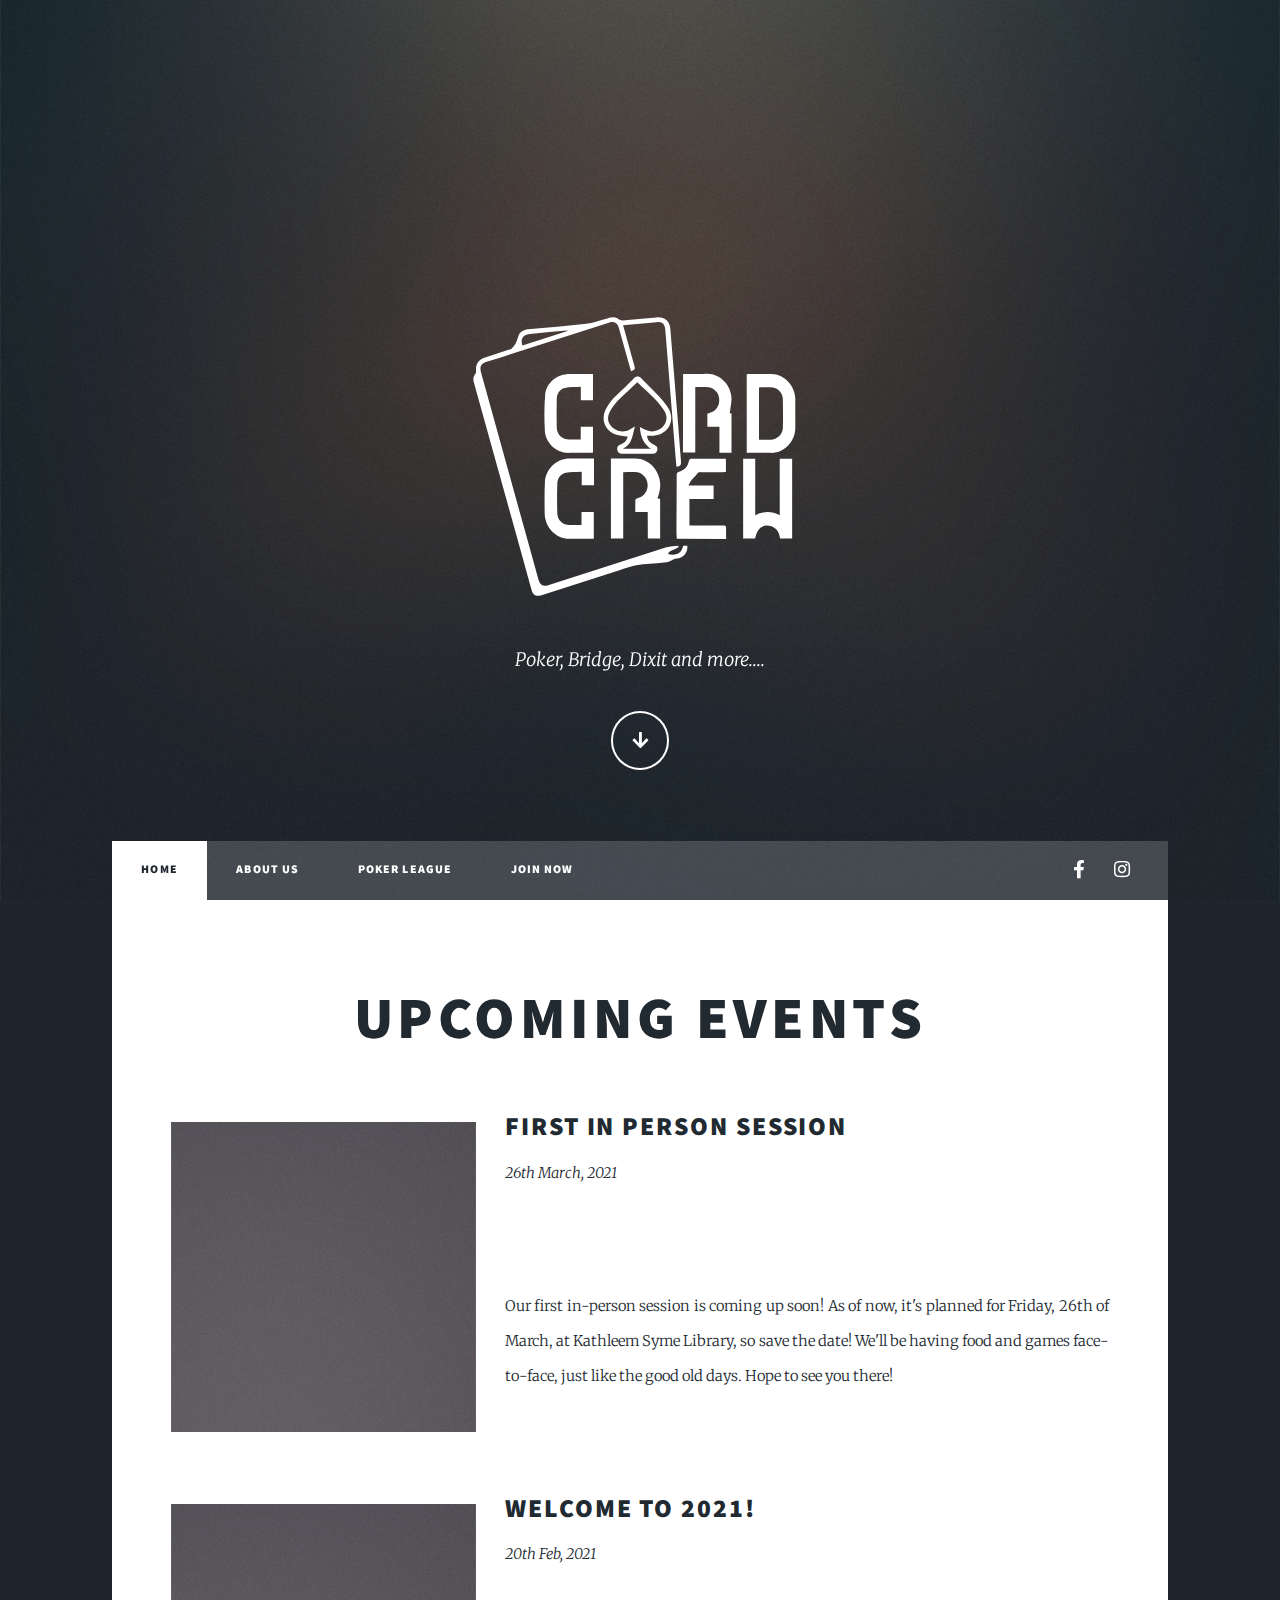
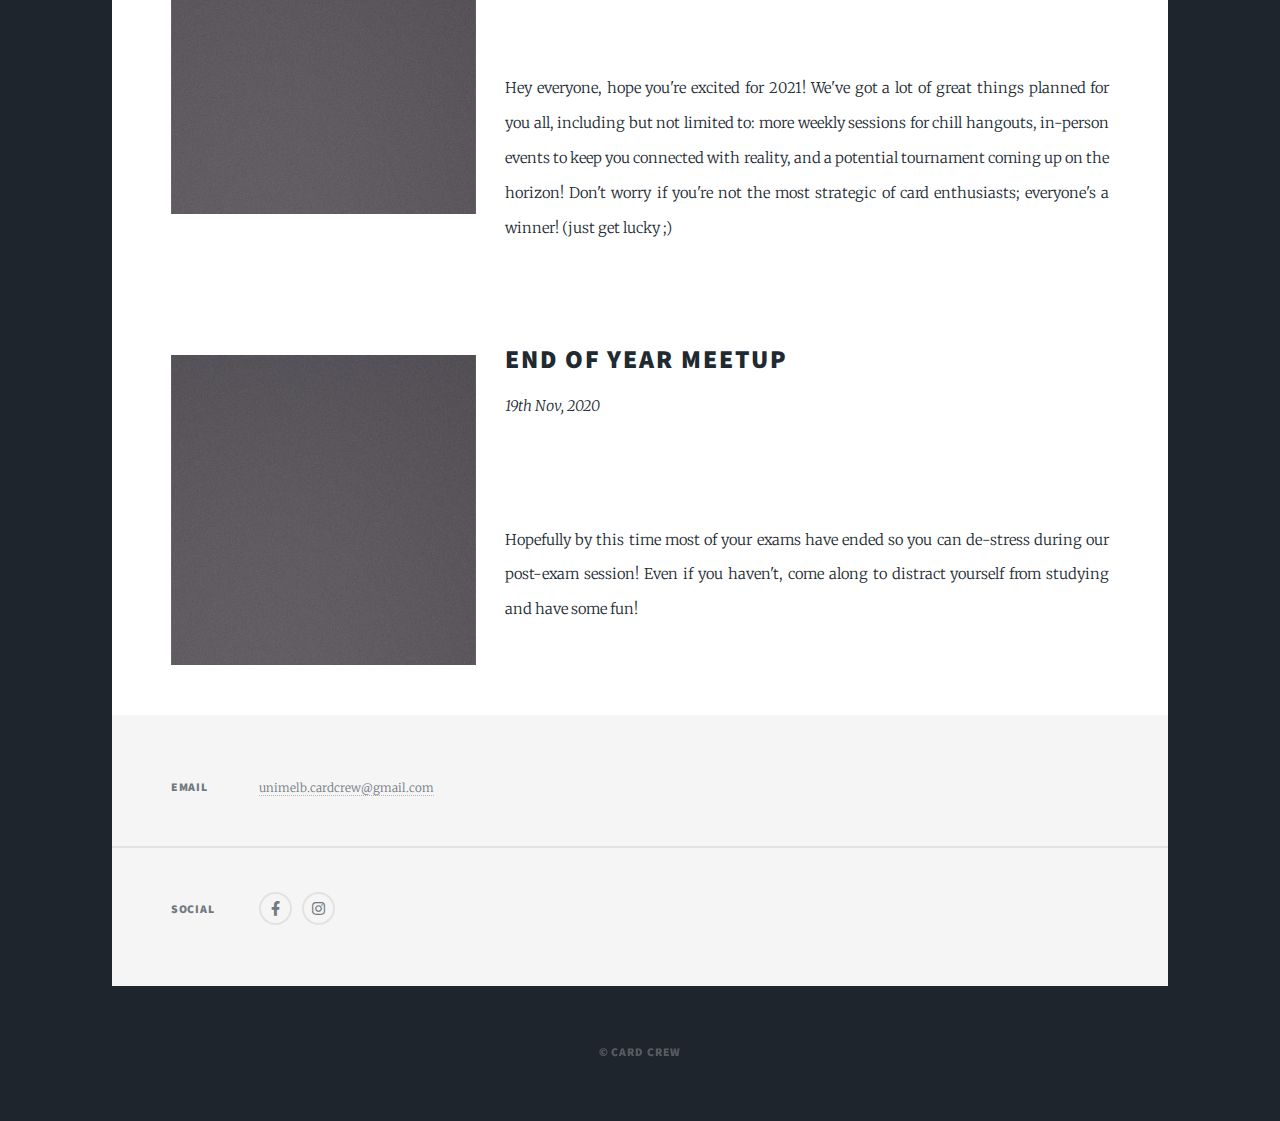
<file: index.html>
<!DOCTYPE HTML>
<!--
	Massively by HTML5 UP
	html5up.net | @ajlkn
	Free for personal and commercial use under the CCA 3.0 license (html5up.net/license)
-->
<html>
	<head>
		<title>Home | Card Crew</title>
		<meta charset="utf-8" />
		<meta name="viewport" content="width=device-width, initial-scale=1, user-scalable=no" />
		<link rel="stylesheet" href="assets/css/main.css" />
		<noscript><link rel="stylesheet" href="assets/css/noscript.css" /></noscript>
	</head>
	<body class="is-preload">

		<!-- Wrapper -->
			<div id="wrapper" class="fade-in">

				<!-- Intro -->
					<div id="intro">
                        <img class="image fit"src="images/logo2.svg" alt="" height="300" width="300" / >
						<!--<h1>Card Crew</h1>-->
						<p>Poker, Bridge, Dixit and more....</p>
						<ul class="actions">
							<li><a href="#header" class="button icon solid solo fa-arrow-down scrolly"></a></li>
						</ul>
					</div>

				<!-- Header -->
					<header id="header">
						<a href="index.html" class="logo">Card Crew</a>
					</header>

				<!-- Nav -->
					<nav id="nav">
						<ul class="links">
							<li class="active"><a href="index.html">Home</a></li>
							<li><a href="about-us.html">About Us</a></li>
							<li><a href="poker-league.html">Poker League</a></li>
							<li><a href="https://docs.google.com/forms/d/e/1FAIpQLSemJKAZJBWm4VBvb-zUQ4vnu_G3AQwl4UFADaLL86uiE68Vvg/viewform?usp=sf_link">Join Now</a></li>                            
						</ul>
						<ul class="icons">
							<li><a href="https://www.facebook.com/cardcrew/" class="icon brands fa-facebook-f"><span class="label">Facebook</span></a></li>
							<li><a href="https://www.instagram.com/unimelb.cardcrew" class="icon brands fa-instagram"><span class="label">Instagram</span></a></li>
						</ul>
					</nav>

				<!-- Main -->
					<div id="main">
                        <section class="post">
                            <header class="major">
                                <h2>Upcoming Events</a></h2>
                            </header>
                        <section>
                            <span class="image left"><img src="images/pic08.jpg" alt="" /></span>
							<header>
								<h2>First In Person Session</h2>
								<p>26th March, 2021</p>
							</header>
                            <br class="mobile-break">
                            <br class="mobile-break">
                            <p>
			    Our first in-person session is coming up soon! As of now, it's planned for Friday,
	                    26th of March, at Kathleem Syme Library, so save the date! We'll be having food and
		            games face-to-face, just like the good old days. Hope to see you there!                            
                            </p>
                        </section>
                        <br />
			<br />
                        <section>
                            <span class="image left"><img src="images/pic08.jpg" alt="" /></span>
							<header>
								<h2>Welcome to 2021!</h2>
								<p>20th Feb, 2021 </p>
							</header>
                            <br class="mobile-break">
                            <br class="mobile-break">
                            <p>
                            Hey everyone, hope you're excited for 2021! We've got a lot of great things planned for you all,
		            including but not limited to: more weekly sessions for chill hangouts, in-person events to keep
	                    you connected with reality, and a potential tournament coming up on the horizon! Don't worry
		            if you're not the most strategic of card enthusiasts; everyone's a winner! (just get lucky ;) 
                            </p>
                        </section>
                        <br />
			<br />
                        <section>
                            <span class="image left"><img src="images/pic08.jpg" alt="" /></span>
							<header>
								<h2>End of Year Meetup</h2>
								<p>19th Nov, 2020</p>
							</header>
                            <br class="mobile-break">
                            <br class="mobile-break">
                            <p>
                            Hopefully by this time most of your exams have ended so you can de-stress
		            during our post-exam session! Even if you haven't, come along to distract
		            yourself from studying and have some fun! 
                            </p>
                        </section
                        </section>
                    </div>
				<!-- Footer -->
					<footer id="footer">
						<section class="split contact">
							<section>
								<h3>Email</h3>
								<p><a href="#">unimelb.cardcrew@gmail.com</a></p>
							</section>
							<section>
								<h3>Social</h3>
								<ul class="icons alt">
									<li><a href="https://www.facebook.com/cardcrew/" class="icon brands alt fa-facebook-f"><span class="label">Facebook</span></a></li>
									<li><a href="https://www.instagram.com/unimelb.cardcrew" class="icon brands alt fa-instagram"><span class="label">Instagram</span></a></li>
								</ul>
							</section>
						</section>
					</footer>

				<!-- Copyright -->
					<div id="copyright">
						<ul><li>&copy; Card Crew</li></ul>
					</div>

			</div>

		<!-- Scripts -->
			<script src="assets/js/jquery.min.js"></script>
			<script src="assets/js/jquery.scrollex.min.js"></script>
			<script src="assets/js/jquery.scrolly.min.js"></script>
			<script src="assets/js/browser.min.js"></script>
			<script src="assets/js/breakpoints.min.js"></script>
			<script src="assets/js/util.js"></script>
			<script src="assets/js/main.js"></script>

	</body>
</html>
</file>
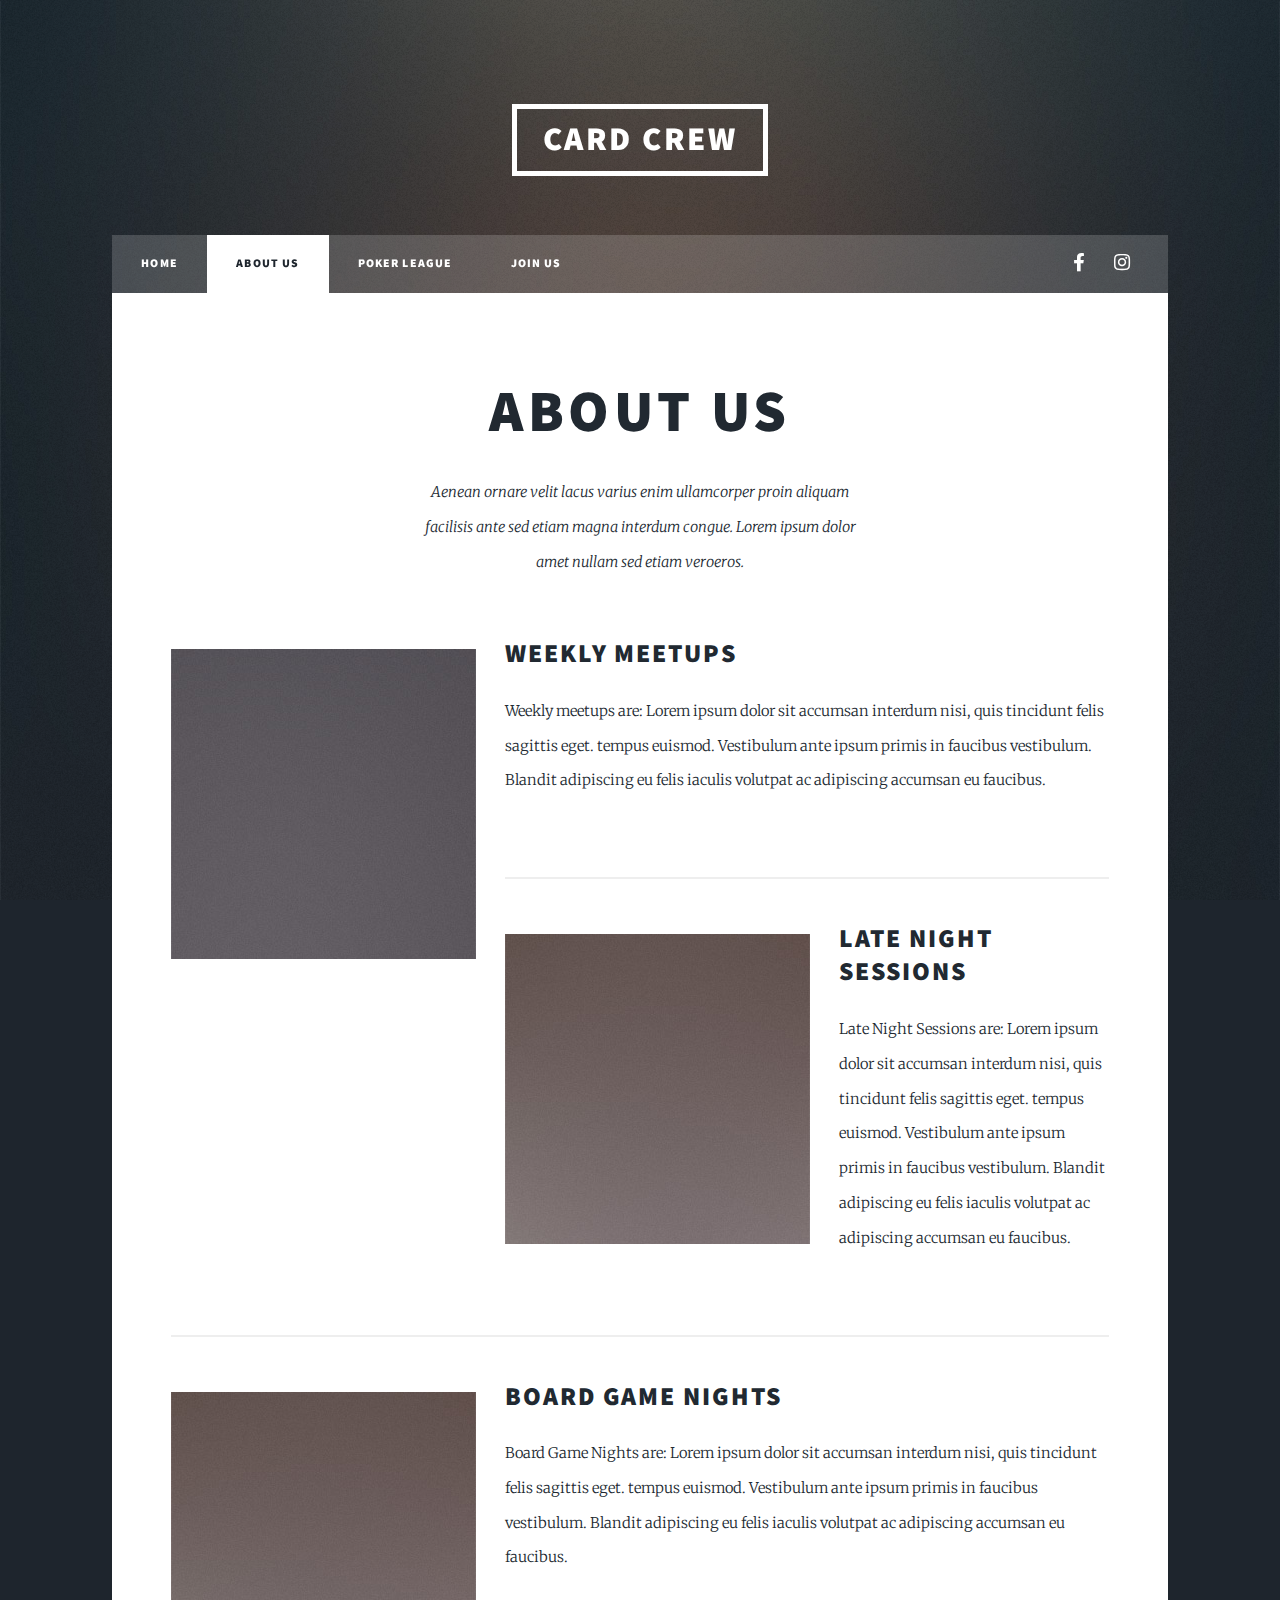
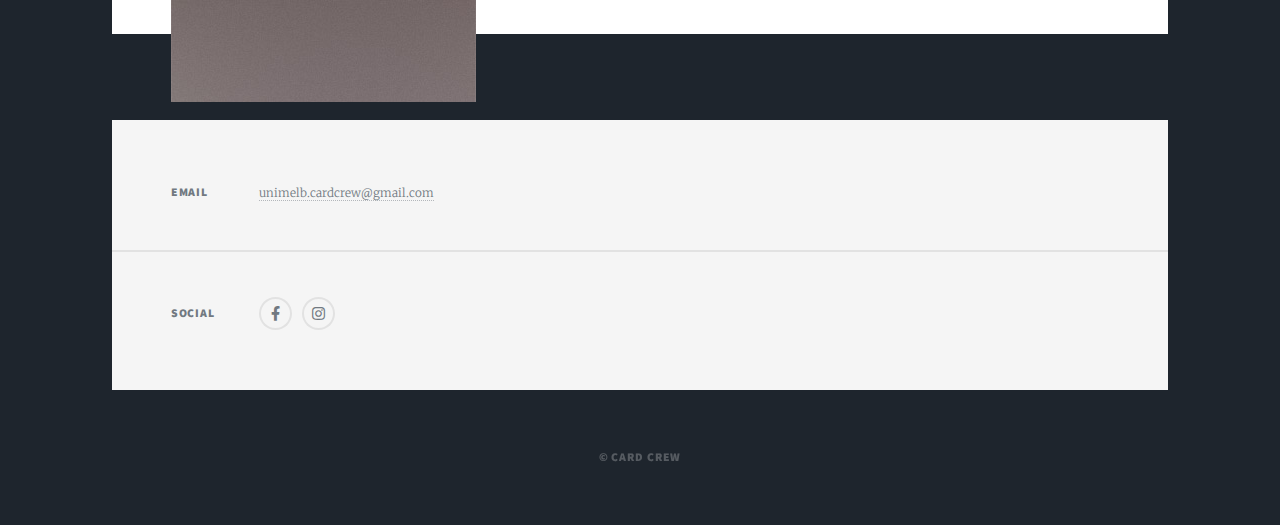
<file: about-us.html>
<!DOCTYPE HTML>
<!--
	Massively by HTML5 UP
	html5up.net | @ajlkn
	Free for personal and commercial use under the CCA 3.0 license (html5up.net/license)
-->
<html>
	<head>
		<title>About Us | Card Crew</title>
		<meta charset="utf-8" />
		<meta name="viewport" content="width=device-width, initial-scale=1, user-scalable=no" />
		<link rel="stylesheet" href="assets/css/main.css" />
		<noscript><link rel="stylesheet" href="assets/css/noscript.css" /></noscript>
	</head>
	<body class="is-preload">

		<!-- Wrapper -->
			<div id="wrapper">

				<!-- Header -->
					<header id="header">
						<a href="index.html" class="logo">Card Crew</a>
					</header>

				<!-- Nav -->
					<nav id="nav">
						<ul class="links">
							<li><a href="index.html">Home</a></li>
							<li class="active"><a href="about-us.html">About Us</a></li>
							<li><a href="poker-league.html">Poker League</a></li>
                            <li><a href="https://cardcrewnew.getqpay.com">Join Us</a></li>
						</ul>
						<ul class="icons">
							<li><a href="https://www.facebook.com/cardcrew/" class="icon brands fa-facebook-f"><span class="label">Facebook</span></a></li>
							<li><a href="https://www.instagram.com/unimelb.cardcrew" class="icon brands fa-instagram"><span class="label">Instagram</span></a></li>
						</ul>
					</nav>

				<!-- Main -->
					<div id="main">

						<!-- Post -->
							<section class="post">
								<header class="major">
									<h2>About Us</h2>
									<p>Aenean ornare velit lacus varius enim ullamcorper proin aliquam<br />
									facilisis ante sed etiam magna interdum congue. Lorem ipsum dolor<br />
									amet nullam sed etiam veroeros.</p>
								</header>
                                <section>
                                <span class="image left"><img src="images/pic08.jpg" alt="" /></span>
                                <h2>Weekly Meetups</h2>
                                Weekly meetups are: Lorem ipsum dolor sit accumsan interdum nisi, quis tincidunt felis sagittis eget. tempus euismod. Vestibulum ante ipsum primis in faucibus vestibulum. Blandit adipiscing eu felis iaculis volutpat ac adipiscing accumsan eu faucibus.              
                                </section>
                                <br />
                                <hr />
                                <section>
                                    <span class="image left"><img src="images/pic09.jpg" alt="" /></span>
                                    <h2>Late Night Sessions</h2>
                                    Late Night Sessions are: Lorem ipsum dolor sit accumsan interdum nisi, quis tincidunt felis sagittis eget. tempus euismod. Vestibulum ante ipsum primis in faucibus vestibulum. Blandit adipiscing eu felis iaculis volutpat ac adipiscing accumsan eu faucibus.   
                                </section>
                                <br />
                                <hr />
                                <section>
                                    <span class="image left"><img src="images/pic09.jpg" alt="" /></span>
                                    <h2>Board Game Nights</h2>
                                    Board Game Nights are: Lorem ipsum dolor sit accumsan interdum nisi, quis tincidunt felis sagittis eget. tempus euismod. Vestibulum ante ipsum primis in faucibus vestibulum. Blandit adipiscing eu felis iaculis volutpat ac adipiscing accumsan eu faucibus.   
                                </section>
							</section>

					</div>

            <!-- Footer -->
					<footer id="footer">
						<section class="split contact">
							<section>
								<h3>Email</h3>
								<p><a href="#">unimelb.cardcrew@gmail.com</a></p>
							</section>
							<section>
								<h3>Social</h3>
								<ul class="icons alt">
									<li><a href="https://www.facebook.com/cardcrew/" class="icon brands alt fa-facebook-f"><span class="label">Facebook</span></a></li>
									<li><a href="https://www.instagram.com/unimelb.cardcrew" class="icon brands alt fa-instagram"><span class="label">Instagram</span></a></li>
								</ul>
							</section>
						</section>
					</footer>

				<!-- Copyright -->
					<div id="copyright">
						<ul><li>&copy; Card Crew</li></ul>
					</div>

			</div>

		<!-- Scripts -->
			<script src="assets/js/jquery.min.js"></script>
			<script src="assets/js/jquery.scrollex.min.js"></script>
			<script src="assets/js/jquery.scrolly.min.js"></script>
			<script src="assets/js/browser.min.js"></script>
			<script src="assets/js/breakpoints.min.js"></script>
			<script src="assets/js/util.js"></script>
			<script src="assets/js/main.js"></script>

	</body>
</html>
</file>
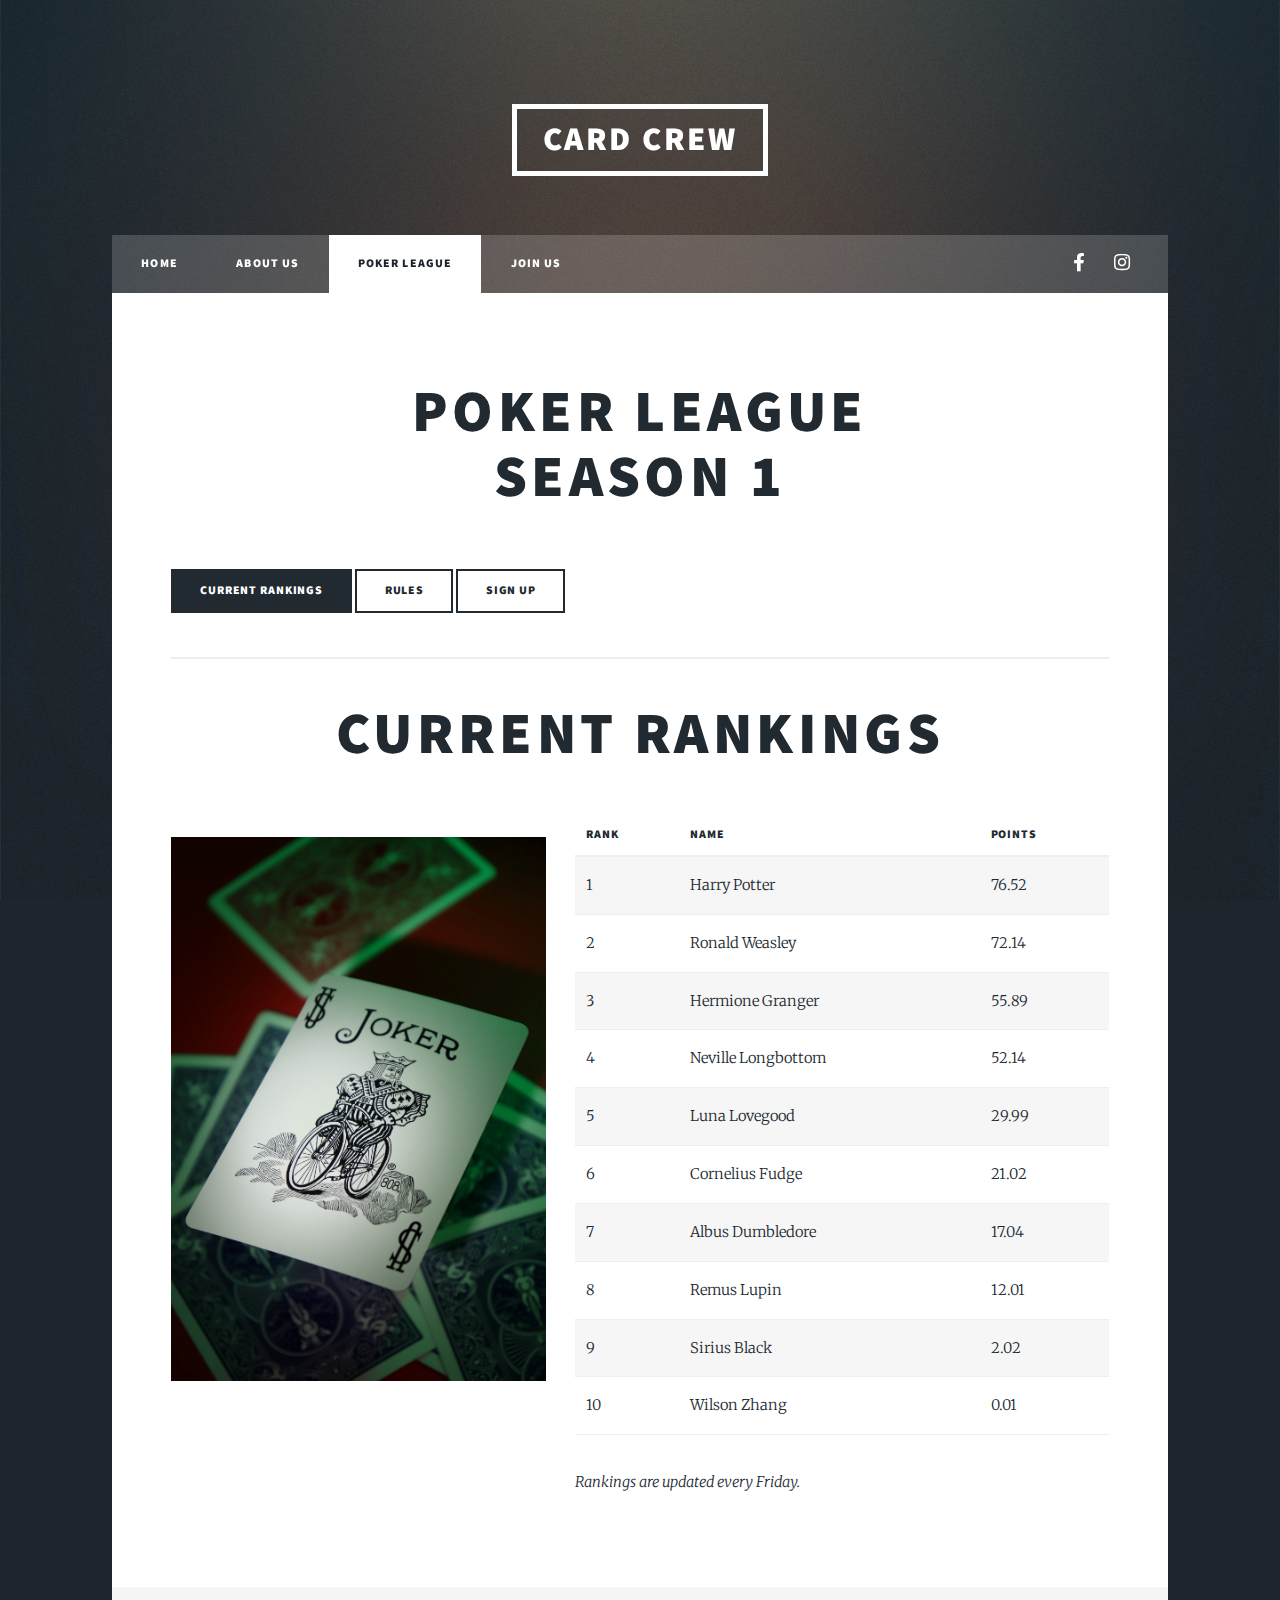
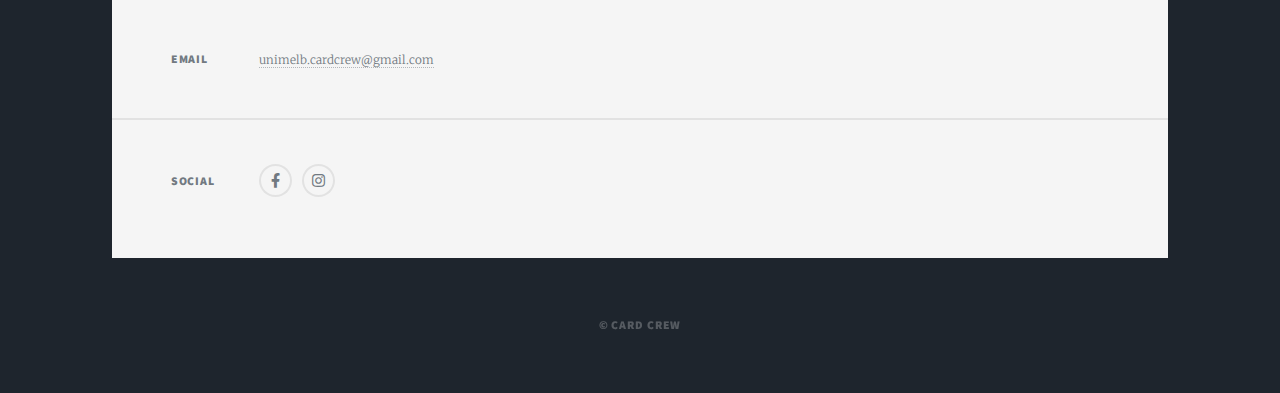
<file: elements.html>
<!DOCTYPE HTML>
<!--
	Massively by HTML5 UP
	html5up.net | @ajlkn
	Free for personal and commercial use under the CCA 3.0 license (html5up.net/license)
-->
<html>
	<head>
		<title>Poker League | Card Crew</title>
		<meta charset="utf-8" />
		<meta name="viewport" content="width=device-width, initial-scale=1, user-scalable=no" />
		<link rel="stylesheet" href="assets/css/main.css" />
		<noscript><link rel="stylesheet" href="assets/css/noscript.css" /></noscript>
        <script>
            window.onload = function () {

            var x = document.getElementById('p1');
            var y = document.getElementById('p2');

            y.style.display = "none";

            document.getElementById('trigger1').onclick = function swap1() {
                document.getElementById('trigger1').className = "button primary";
                document.getElementById('trigger2').className = "button";
                x.style.display = "block";
                y.style.display = "none";
                }

            document.getElementById('trigger2').onclick = function swap2() {
                document.getElementById('trigger1').className = "button";
                document.getElementById('trigger2').className = "button primary";
                x.style.display = "none";
                y.style.display = "block";
                }
            }
        </script>
	</head>
	<body class="is-preload">

		<!-- Wrapper -->
			<div id="wrapper">

				<!-- Header -->
					<header id="header">
						<a href="index.html" class="logo">Card Crew</a>
					</header>

				<!-- Nav -->
					<nav id="nav">
						<ul class="links">
							<li><a href="index.html">Home</a></li>
							<li><a href="generic.html">About Us</a></li>
							<li class="active"><a href="elements.html">Poker League</a></li>
                            <li><a href="join.html">Join Us</a></li>
						</ul>
						<ul class="icons">
							<li><a href="https://www.facebook.com/cardcrew/" class="icon brands fa-facebook-f"><span class="label">Facebook</span></a></li>
							<li><a href="https://www.instagram.com/unimelb.cardcrew" class="icon brands fa-instagram"><span class="label">Instagram</span></a></li>
						</ul>
					</nav>

				<!-- Main -->
					<div id="main">

						<!-- Post -->
							<section class="post">
								<header class="major">
									<h1>Poker League<br />Season 1</h1>
								</header>
                                <button id='trigger1' onlick="swap1()" class="button primary">Current Rankings</button>
                                <button id='trigger2' onlick="swap2()" class="button">Rules</button>
                                <a href="https://google.com" class="button">Sign Up</a>
                                <hr />
                                <div id='p1'>
                                    <header class="major">
                                        <h2>Current Rankings</h2>
                                    </header>
                                    <span class="image left"><img src="images/joker.jpg" alt="" /></span>
                                        <div class="table-wrapper">
                                            <table>
                                                <thead>
                                                    <tr>
                                                        <th>Rank</th>
                                                        <th>Name</th>
                                                        <th>Points</th>
                                                    </tr>
                                                </thead>
                                                <tbody>
                                                    <tr>
                                                        <td>1</td>
                                                        <td>Harry Potter</td>
                                                        <td>76.52</td>
                                                    </tr>
                                                    <tr>
                                                        <td>2</td>
                                                        <td>Ronald Weasley</td>
                                                        <td>72.14</td>
                                                    </tr>
                                                    <tr>
                                                        <td>3</td>
                                                        <td>Hermione Granger</td>
                                                        <td>55.89</td>
                                                    </tr>
                                                    <tr>
                                                        <td>4</td>
                                                        <td>Neville Longbottom</td>
                                                        <td>52.14</td>
                                                    </tr>
                                                    <tr>
                                                        <td>5</td>
                                                        <td>Luna Lovegood</td>
                                                        <td>29.99</td>
                                                    </tr>
                                                    <tr>
                                                        <td>6</td>
                                                        <td>Cornelius Fudge</td>
                                                        <td>21.02</td>
                                                    </tr>
                                                    <tr>
                                                        <td>7</td>
                                                        <td>Albus Dumbledore</td>
                                                        <td>17.04</td>
                                                    </tr>
                                                    <tr>
                                                        <td>8</td>
                                                        <td>Remus Lupin</td>
                                                        <td>12.01</td>
                                                    </tr>
                                                    <tr>
                                                        <td>9</td>
                                                        <td>Sirius Black</td>
                                                        <td>2.02</td>
                                                    </tr>
                                                    <tr>
                                                        <td>10</td>
                                                        <td>Wilson Zhang</td>
                                                        <td>0.01</td>
                                                    </tr>                                                                                                                                                                                                                                                                          
                                                </tbody>
                                            </table>
                                            <p><i>Rankings are updated every Friday.</i></p>
                                        </div> 
                                </div>
                                <div id='p2'> 
                                    <header class="major">
                                        <h2>Official Rules and Procedures</h2>
                                    </header>
                                    <hr />
                                    <h2>Rules of Play</h2>
                                    <p>
                                        <ol>
                                            <li>Entry into the league and weekly games are <b>free of charge</b>. However the league is only open for Card Crew members.</li>
                                            <li>There are no buy-ins or re-buys.</li>
                                            <li>All players will be distributed an equal amount of chips at the beginning of each game by a Card Crew executive.</li>
                                            <li>Blind structure will be detailed at the beginning of each game by a Card Crew executive.</li>
                                            <li>Blinds will be timed by a Card Crew executive.</li> 
                                            <li>Games will be no-limit (there will be no limit on maximum bet per round).</li>
                                        </ol>
                                    </p>

                                    <hr />
                                    <h2>League Structure</h2>
                                    <p>
                                        A game of poker is played every week at the Card Crew Weekly Meetup. 
                                        Points are awarded for each game based on both placement and number of players in the game. 
                                        Points attained from individual games are used to create a ranking of all players in the league (for more information see Scoring section). <br />
                                        The <b>top five</b> players qualify for the finals, consisting of a five-player game of poker. Prizes are then awarded based on placement in the finals. 
                                    </p>
                                    <hr />
                                    <h2>Scoring</h2>
                                    <p>
                                        Points for individual games are calculated using the formula: <br />
                                        points =  ln((Players + 1) / Rank) <br /> 

                                        The total points from each player's <b>top 6</b> games are used to determine the ranking.<br />
                                        <i>This means you can miss out on up to 2 games without falling behind in points.</i>
                                    </p>
                                    <hr />
                                    <h2>Prizes</h2>
                                    <p>
                                        <ol>
                                            <li>Blah</li>
                                            <li>Blah Blah</li>
                                            <li>Blah Blah Blah</li>
                                        </ol>
                                    </p>
                                </div>
                            </section>
                    </div>
            <!-- Footer -->
					<footer id="footer">
						<section class="split contact">
							<section>
								<h3>Email</h3>
								<p><a href="#">unimelb.cardcrew@gmail.com</a></p>
							</section>
							<section>
								<h3>Social</h3>
								<ul class="icons alt">
									<li><a href="https://www.facebook.com/cardcrew/" class="icon brands alt fa-facebook-f"><span class="label">Facebook</span></a></li>
									<li><a href="https://www.instagram.com/unimelb.cardcrew" class="icon brands alt fa-instagram"><span class="label">Instagram</span></a></li>
								</ul>
							</section>
						</section>
					</footer>

				<!-- Copyright -->
					<div id="copyright">
						<ul><li>&copy; Card Crew</li></ul>
					</div>

			</div>

		<!-- Scripts -->
			<script src="assets/js/jquery.min.js"></script>
			<script src="assets/js/jquery.scrollex.min.js"></script>
			<script src="assets/js/jquery.scrolly.min.js"></script>
			<script src="assets/js/browser.min.js"></script>
			<script src="assets/js/breakpoints.min.js"></script>
			<script src="assets/js/util.js"></script>
			<script src="assets/js/main.js"></script>

	</body>
</html>
</file>
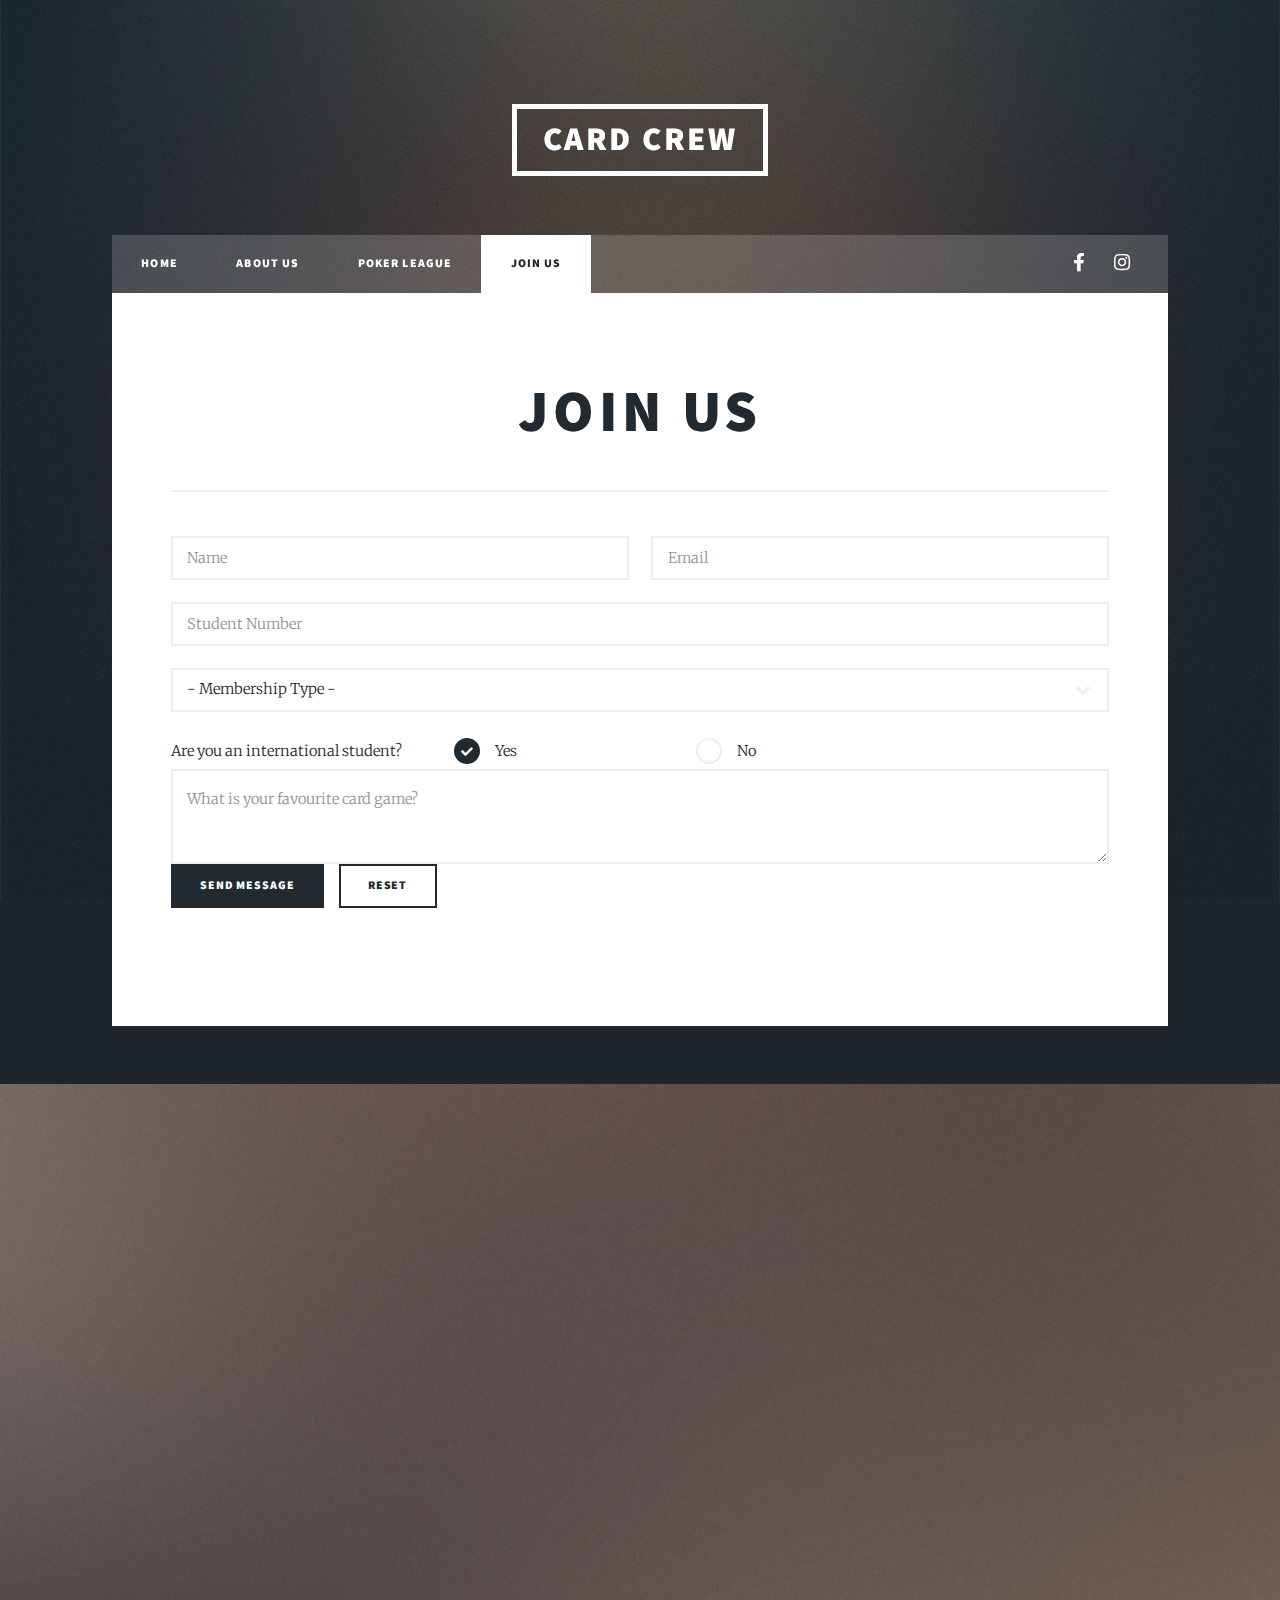
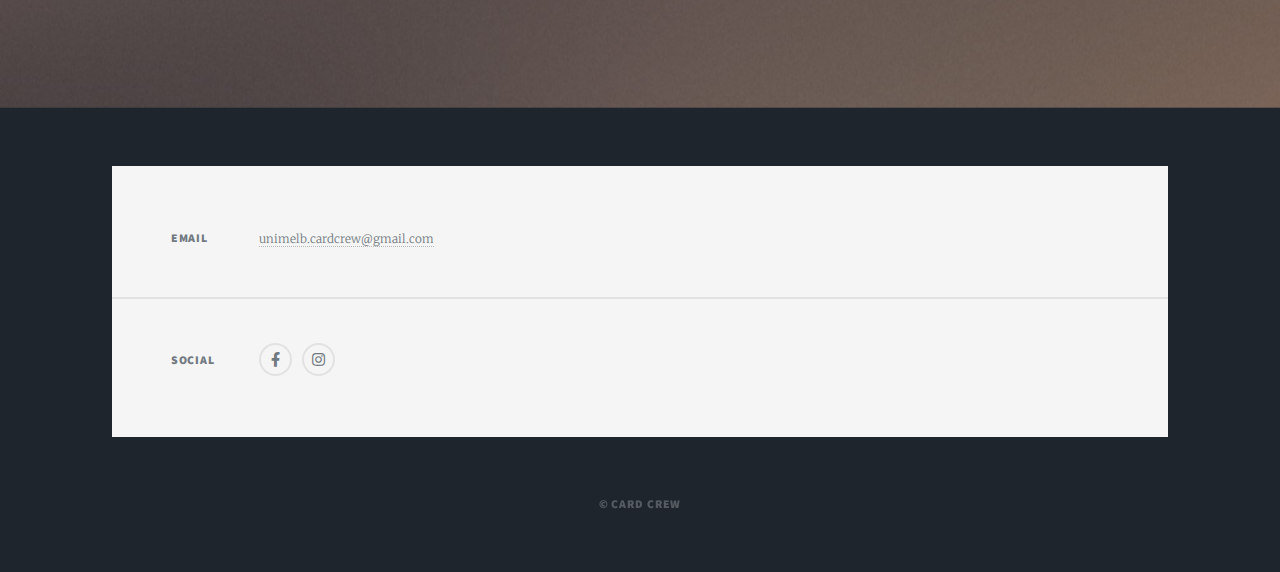
<file: join.html>
<!DOCTYPE HTML>
<!--
	Massively by HTML5 UP
	html5up.net | @ajlkn
	Free for personal and commercial use under the CCA 3.0 license (html5up.net/license)
-->
<html>
	<head>
		<title>Join Us | Card Crew - Massively by HTML5 UP</title>
		<meta charset="utf-8" />
		<meta name="viewport" content="width=device-width, initial-scale=1, user-scalable=no" />
		<link rel="stylesheet" href="assets/css/main.css" />
		<noscript><link rel="stylesheet" href="assets/css/noscript.css" /></noscript>
	</head>
	<body class="is-preload">

		<!-- Wrapper -->
			<div id="wrapper">

				<!-- Header -->
					<header id="header">
						<a href="index.html" class="logo">Card Crew</a>
					</header>

				<!-- Nav -->
					<nav id="nav">
						<ul class="links">
							<li><a href="index.html">Home</a></li>
							<li><a href="generic.html">About Us</a></li>
							<li><a href="elements.html">Poker League</a></li>
                            <li class="active"><a href="join.html">Join Us</a></li>
						</ul>
						<ul class="icons">
							<li><a href="https://www.facebook.com/cardcrew/" class="icon brands fa-facebook-f"><span class="label">Facebook</span></a></li>
							<li><a href="https://www.instagram.com/unimelb.cardcrew" class="icon brands fa-instagram"><span class="label">Instagram</span></a></li>
						</ul>
					</nav>

				<!-- Main -->
					<div id="main">

						<!-- Post -->
							<section class="post">
								<header class="major">
									<h1>Join Us</h1>
                                    <hr />
									<form method="post" action="#">
										<div class="row gtr-uniform">
											<div class="col-6 col-12-xsmall">
												<input type="text" name="demo-name" id="demo-name" value="" placeholder="Name" />
											</div>
											<div class="col-6 col-12-xsmall">
												<input type="email" name="demo-email" id="demo-email" value="" placeholder="Email" />
											</div>
                                            <div class="col-12">
												<input type="text" name="Student Number" id="student-no." value="" placeholder="Student Number" />
											</div>
											<!-- Break -->
											<div class="col-12">
												<select name="demo-category" id="demo-category">
													<option value="">- Membership Type -</option>
													<option value="1">New Member</option>
													<option value="1">Returning Member</option>
												</select>
											</div>
											<!-- Break -->
                                            <div>Are you an international student?</div>
                                            <br>
                                            <!-- Break -->
											<div class="col-2 col-12-small">
												<input type="radio" id="demo-priority-low" name="demo-priority" checked>
												<label for="demo-priority-low">Yes</label>
											</div>
											<div class="col-4 col-12-small">
												<input type="radio" id="demo-priority-normal" name="demo-priority">
												<label for="demo-priority-normal">No</label>
											</div>
											</div>
											<!-- Break -->
											<div class="col-12">
												<textarea name="What is your favourite card game?" id="demo-message" placeholder="What is your favourite card game?" rows="2"></textarea>
											</div>
											<!-- Break -->
											<div class="col-12">
												<ul class="actions">
													<li><input type="submit" value="Send Message" class="primary" /></li>
													<li><input type="reset" value="Reset" /></li>
												</ul>
											</div>
										</div>
									</form>
								</header>
								<div class="image main"><img src="images/pic01.jpg" alt="" /></div>
							</section>

					</div>
            <!-- Footer -->
					<footer id="footer">
						<section class="split contact">
							<section>
								<h3>Email</h3>
								<p><a href="#">unimelb.cardcrew@gmail.com</a></p>
							</section>
							<section>
								<h3>Social</h3>
								<ul class="icons alt">
									<li><a href="https://www.facebook.com/cardcrew/" class="icon brands alt fa-facebook-f"><span class="label">Facebook</span></a></li>
									<li><a href="https://www.instagram.com/unimelb.cardcrew" class="icon brands alt fa-instagram"><span class="label">Instagram</span></a></li>
								</ul>
							</section>
						</section>
					</footer>
				<!-- Copyright -->
					<div id="copyright">
						<ul><li>&copy; Card Crew</li></ul>
					</div>
			</div>

		<!-- Scripts -->
			<script src="assets/js/jquery.min.js"></script>
			<script src="assets/js/jquery.scrollex.min.js"></script>
			<script src="assets/js/jquery.scrolly.min.js"></script>
			<script src="assets/js/browser.min.js"></script>
			<script src="assets/js/breakpoints.min.js"></script>
			<script src="assets/js/util.js"></script>
			<script src="assets/js/main.js"></script>

	</body>
</html>
</file>
<file: assets/css/main.css>
@import url(fontawesome-all.min.css);
@import url("https://fonts.googleapis.com/css?family=Merriweather:300,700,300italic,700italic|Source+Sans+Pro:900");

/*
	Massively by HTML5 UP
	html5up.net | @ajlkn
	Free for personal and commercial use under the CCA 3.0 license (html5up.net/license)
*/

html, body, div, span, applet, object,
iframe, h1, h2, h3, h4, h5, h6, p, blockquote,
pre, a, abbr, acronym, address, big, cite,
code, del, dfn, em, img, ins, kbd, q, s, samp,
small, strike, strong, sub, sup, tt, var, b,
u, i, center, dl, dt, dd, ol, ul, li, fieldset,
form, label, legend, table, caption, tbody,
tfoot, thead, tr, th, td, article, aside,
canvas, details, embed, figure, figcaption,
footer, header, hgroup, menu, nav, output, ruby,
section, summary, time, mark, audio, video {
	margin: 0;
	padding: 0;
	border: 0;
	font-size: 100%;
	font: inherit;
	vertical-align: baseline;}

article, aside, details, figcaption, figure,
footer, header, hgroup, menu, nav, section {
	display: block;}

body {
	line-height: 1;
}

ol, ul {
	list-style: none;
}

blockquote, q {
	quotes: none;
}

	blockquote:before, blockquote:after, q:before, q:after {
		content: '';
		content: none;
	}

table {
	border-collapse: collapse;
	border-spacing: 0;
}

body {
	-webkit-text-size-adjust: none;
}

mark {
	background-color: transparent;
	color: inherit;
}

input::-moz-focus-inner {
	border: 0;
	padding: 0;
}

input, select, textarea {
	-moz-appearance: none;
	-webkit-appearance: none;
	-ms-appearance: none;
	appearance: none;
}

/* Basic */

	@-ms-viewport {
		width: device-width;
	}

	body {
		-ms-overflow-style: scrollbar;
	}

	@media screen and (max-width: 480px) {

		html, body {
			min-width: 320px;
		}

	}

	html {
		box-sizing: border-box;
	}

	*, *:before, *:after {
		box-sizing: inherit;
	}

	body {
		background-color: #1e252d;
	}

		body.is-preload *, body.is-preload *:before, body.is-preload *:after {
			-moz-animation: none !important;
			-webkit-animation: none !important;
			-ms-animation: none !important;
			animation: none !important;
			-moz-transition: none !important;
			-webkit-transition: none !important;
			-ms-transition: none !important;
			transition: none !important;
		}

/* Type */

	html {
		font-size: 16pt;
	}

		@media screen and (max-width: 1680px) {

			html {
				font-size: 12pt;
			}

		}

		@media screen and (max-width: 1280px) {

			html {
				font-size: 11pt;
			}

		}

		@media screen and (max-width: 360px) {

			html {
				font-size: 10pt;
			}

		}

	body {
		color: #212931;
	}

	body, input, select, textarea {
		font-family: "Merriweather", Georgia, serif;
		font-weight: 300;
		font-size: 1rem;
		line-height: 2.375;
	}

	a {
		-moz-transition: color 0.2s ease-in-out, background-color 0.2s ease-in-out, border-color 0.2s ease-in-out, box-shadow 0.2s ease-in-out;
		-webkit-transition: color 0.2s ease-in-out, background-color 0.2s ease-in-out, border-color 0.2s ease-in-out, box-shadow 0.2s ease-in-out;
		-ms-transition: color 0.2s ease-in-out, background-color 0.2s ease-in-out, border-color 0.2s ease-in-out, box-shadow 0.2s ease-in-out;
		transition: color 0.2s ease-in-out, background-color 0.2s ease-in-out, border-color 0.2s ease-in-out, box-shadow 0.2s ease-in-out;
		border-bottom: dotted 1px;
		text-decoration: none;
	}

		a:hover {
			border-bottom-color: transparent;
		}

	strong, b {
		font-weight: 600;
	}

	em, i {
		font-style: italic;
	}

	p {
		text-align: justify;
		margin: 0 0 2rem 0;
	}

	h1, h2, h3, h4, h5, h6 {
		font-family: "Source Sans Pro", Helvetica, sans-serif;
		font-weight: 900;
		line-height: 1.5;
		letter-spacing: 0.075em;
		text-transform: uppercase;
		margin: 0 0 1rem 0;
	}

		h1 a, h2 a, h3 a, h4 a, h5 a, h6 a {
			border-bottom: 0;
			color: inherit;
			text-decoration: none;
		}

	h1 {
		font-size: 4rem;
		line-height: 1.1;
		margin: 0 0 2rem 0;
	}

	h2 {
		font-size: 1.75rem;
		line-height: 1.3;
		margin: 0 0 1.5rem 0;
	}

	h3 {
		font-size: 1.25rem;
		margin: 0 0 1.5rem 0;
	}

	h4 {
		font-size: 1rem;
	}

	h5 {
		font-size: 0.9rem;
	}

	h6 {
		font-size: 0.8rem;
	}

	sub {
		font-size: 0.8rem;
		position: relative;
		top: 0.5rem;
	}

	sup {
		font-size: 0.8rem;
		position: relative;
		top: -0.5rem;
	}

	blockquote {
		border-left: solid 4px;
		font-style: italic;
		margin: 0 0 2rem 0;
		padding: 0.5rem 0 0.5rem 2rem;
	}

	code {
		border: solid 2px;
		font-family: "Courier New", monospace;
		font-size: 0.9rem;
		margin: 0 0.25rem;
		padding: 0.25rem 0.65rem;
	}

	pre {
		-webkit-overflow-scrolling: touch;
		font-family: "Courier New", monospace;
		font-size: 0.9rem;
		margin: 0 0 2rem 0;
	}

		pre code {
			display: block;
			line-height: 1.75;
			padding: 1rem 1.5rem;
			overflow-x: auto;
		}

	hr {
		border: 0;
		border-bottom: solid 2px;
		margin: 3rem 0;
	}

		hr.major {
			margin: 5rem 0;
		}

	.align-left {
		text-align: left;
	}

	.align-center {
		text-align: center;
	}

	.align-right {
		text-align: right;
	}

	input, select, textarea {
		color: #212931;
	}

	a {
		color: #212931;
		border-bottom-color: rgba(33, 41, 49, 0.5);
	}

		a:hover {
			border-bottom-color: transparent;
			color: #18bfef !important;
		}

	strong, b {
		color: #212931;
	}

	h1, h2, h3, h4, h5, h6 {
		color: #212931;
	}

	blockquote {
		border-left-color: #eeeeee;
	}

	code {
		background: rgba(220, 220, 220, 0.25);
		border-color: #eeeeee;
	}

	hr {
		border-bottom-color: #eeeeee;
	}

/* Row */

	.row {
		display: flex;
		flex-wrap: wrap;
		box-sizing: border-box;
		align-items: stretch;
	}

		.row > * {
			box-sizing: border-box;
		}

		.row.gtr-uniform > * > :last-child {
			margin-bottom: 0;
		}

		.row.aln-left {
			justify-content: flex-start;
		}

		.row.aln-center {
			justify-content: center;
		}

		.row.aln-right {
			justify-content: flex-end;
		}

		.row.aln-top {
			align-items: flex-start;
		}

		.row.aln-middle {
			align-items: center;
		}

		.row.aln-bottom {
			align-items: flex-end;
		}

		.row > .imp {
			order: -1;
		}

		.row > .col-1 {
			width: 8.33333%;
		}

		.row > .off-1 {
			margin-left: 8.33333%;
		}

		.row > .col-2 {
			width: 16.66667%;
		}

		.row > .off-2 {
			margin-left: 16.66667%;
		}

		.row > .col-3 {
			width: 25%;
		}

		.row > .off-3 {
			margin-left: 25%;
		}

		.row > .col-4 {
			width: 33.33333%;
		}

		.row > .off-4 {
			margin-left: 33.33333%;
		}

		.row > .col-5 {
			width: 41.66667%;
		}

		.row > .off-5 {
			margin-left: 41.66667%;
		}

		.row > .col-6 {
			width: 50%;
		}

		.row > .off-6 {
			margin-left: 50%;
		}

		.row > .col-7 {
			width: 58.33333%;
		}

		.row > .off-7 {
			margin-left: 58.33333%;
		}

		.row > .col-8 {
			width: 66.66667%;
		}

		.row > .off-8 {
			margin-left: 66.66667%;
		}

		.row > .col-9 {
			width: 75%;
		}

		.row > .off-9 {
			margin-left: 75%;
		}

		.row > .col-10 {
			width: 83.33333%;
		}

		.row > .off-10 {
			margin-left: 83.33333%;
		}

		.row > .col-11 {
			width: 91.66667%;
		}

		.row > .off-11 {
			margin-left: 91.66667%;
		}

		.row > .col-12 {
			width: 100%;
		}

		.row > .off-12 {
			margin-left: 100%;
		}

		.row.gtr-0 {
			margin-top: 0;
			margin-left: 0rem;
		}

			.row.gtr-0 > * {
				padding: 0 0 0 0rem;
			}

			.row.gtr-0.gtr-uniform {
				margin-top: 0rem;
			}

				.row.gtr-0.gtr-uniform > * {
					padding-top: 0rem;
				}

		.row.gtr-25 {
			margin-top: 0;
			margin-left: -0.375rem;
		}

			.row.gtr-25 > * {
				padding: 0 0 0 0.375rem;
			}

			.row.gtr-25.gtr-uniform {
				margin-top: -0.375rem;
			}

				.row.gtr-25.gtr-uniform > * {
					padding-top: 0.375rem;
				}

		.row.gtr-50 {
			margin-top: 0;
			margin-left: -0.75rem;
		}

			.row.gtr-50 > * {
				padding: 0 0 0 0.75rem;
			}

			.row.gtr-50.gtr-uniform {
				margin-top: -0.75rem;
			}

				.row.gtr-50.gtr-uniform > * {
					padding-top: 0.75rem;
				}

		.row {
			margin-top: 0;
			margin-left: -1.5rem;
		}

			.row > * {
				padding: 0 0 0 1.5rem;
			}

			.row.gtr-uniform {
				margin-top: -1.5rem;
			}

				.row.gtr-uniform > * {
					padding-top: 1.5rem;
				}

		.row.gtr-150 {
			margin-top: 0;
			margin-left: -2.25rem;
		}

			.row.gtr-150 > * {
				padding: 0 0 0 2.25rem;
			}

			.row.gtr-150.gtr-uniform {
				margin-top: -2.25rem;
			}

				.row.gtr-150.gtr-uniform > * {
					padding-top: 2.25rem;
				}

		.row.gtr-200 {
			margin-top: 0;
			margin-left: -3rem;
		}

			.row.gtr-200 > * {
				padding: 0 0 0 3rem;
			}

			.row.gtr-200.gtr-uniform {
				margin-top: -3rem;
			}

				.row.gtr-200.gtr-uniform > * {
					padding-top: 3rem;
				}

		@media screen and (max-width: 1680px) {

			.row {
				display: flex;
				flex-wrap: wrap;
				box-sizing: border-box;
				align-items: stretch;
			}

				.row > * {
					box-sizing: border-box;
				}

				.row.gtr-uniform > * > :last-child {
					margin-bottom: 0;
				}

				.row.aln-left {
					justify-content: flex-start;
				}

				.row.aln-center {
					justify-content: center;
				}

				.row.aln-right {
					justify-content: flex-end;
				}

				.row.aln-top {
					align-items: flex-start;
				}

				.row.aln-middle {
					align-items: center;
				}

				.row.aln-bottom {
					align-items: flex-end;
				}

				.row > .imp-xlarge {
					order: -1;
				}

				.row > .col-1-xlarge {
					width: 8.33333%;
				}

				.row > .off-1-xlarge {
					margin-left: 8.33333%;
				}

				.row > .col-2-xlarge {
					width: 16.66667%;
				}

				.row > .off-2-xlarge {
					margin-left: 16.66667%;
				}

				.row > .col-3-xlarge {
					width: 25%;
				}

				.row > .off-3-xlarge {
					margin-left: 25%;
				}

				.row > .col-4-xlarge {
					width: 33.33333%;
				}

				.row > .off-4-xlarge {
					margin-left: 33.33333%;
				}

				.row > .col-5-xlarge {
					width: 41.66667%;
				}

				.row > .off-5-xlarge {
					margin-left: 41.66667%;
				}

				.row > .col-6-xlarge {
					width: 50%;
				}

				.row > .off-6-xlarge {
					margin-left: 50%;
				}

				.row > .col-7-xlarge {
					width: 58.33333%;
				}

				.row > .off-7-xlarge {
					margin-left: 58.33333%;
				}

				.row > .col-8-xlarge {
					width: 66.66667%;
				}

				.row > .off-8-xlarge {
					margin-left: 66.66667%;
				}

				.row > .col-9-xlarge {
					width: 75%;
				}

				.row > .off-9-xlarge {
					margin-left: 75%;
				}

				.row > .col-10-xlarge {
					width: 83.33333%;
				}

				.row > .off-10-xlarge {
					margin-left: 83.33333%;
				}

				.row > .col-11-xlarge {
					width: 91.66667%;
				}

				.row > .off-11-xlarge {
					margin-left: 91.66667%;
				}

				.row > .col-12-xlarge {
					width: 100%;
				}

				.row > .off-12-xlarge {
					margin-left: 100%;
				}

				.row.gtr-0 {
					margin-top: 0;
					margin-left: 0rem;
				}

					.row.gtr-0 > * {
						padding: 0 0 0 0rem;
					}

					.row.gtr-0.gtr-uniform {
						margin-top: 0rem;
					}

						.row.gtr-0.gtr-uniform > * {
							padding-top: 0rem;
						}

				.row.gtr-25 {
					margin-top: 0;
					margin-left: -0.375rem;
				}

					.row.gtr-25 > * {
						padding: 0 0 0 0.375rem;
					}

					.row.gtr-25.gtr-uniform {
						margin-top: -0.375rem;
					}

						.row.gtr-25.gtr-uniform > * {
							padding-top: 0.375rem;
						}

				.row.gtr-50 {
					margin-top: 0;
					margin-left: -0.75rem;
				}

					.row.gtr-50 > * {
						padding: 0 0 0 0.75rem;
					}

					.row.gtr-50.gtr-uniform {
						margin-top: -0.75rem;
					}

						.row.gtr-50.gtr-uniform > * {
							padding-top: 0.75rem;
						}

				.row {
					margin-top: 0;
					margin-left: -1.5rem;
				}

					.row > * {
						padding: 0 0 0 1.5rem;
					}

					.row.gtr-uniform {
						margin-top: -1.5rem;
					}

						.row.gtr-uniform > * {
							padding-top: 1.5rem;
						}

				.row.gtr-150 {
					margin-top: 0;
					margin-left: -2.25rem;
				}

					.row.gtr-150 > * {
						padding: 0 0 0 2.25rem;
					}

					.row.gtr-150.gtr-uniform {
						margin-top: -2.25rem;
					}

						.row.gtr-150.gtr-uniform > * {
							padding-top: 2.25rem;
						}

				.row.gtr-200 {
					margin-top: 0;
					margin-left: -3rem;
				}

					.row.gtr-200 > * {
						padding: 0 0 0 3rem;
					}

					.row.gtr-200.gtr-uniform {
						margin-top: -3rem;
					}

						.row.gtr-200.gtr-uniform > * {
							padding-top: 3rem;
						}

		}

		@media screen and (max-width: 1280px) {

			.row {
				display: flex;
				flex-wrap: wrap;
				box-sizing: border-box;
				align-items: stretch;
			}

				.row > * {
					box-sizing: border-box;
				}

				.row.gtr-uniform > * > :last-child {
					margin-bottom: 0;
				}

				.row.aln-left {
					justify-content: flex-start;
				}

				.row.aln-center {
					justify-content: center;
				}

				.row.aln-right {
					justify-content: flex-end;
				}

				.row.aln-top {
					align-items: flex-start;
				}

				.row.aln-middle {
					align-items: center;
				}

				.row.aln-bottom {
					align-items: flex-end;
				}

				.row > .imp-large {
					order: -1;
				}

				.row > .col-1-large {
					width: 8.33333%;
				}

				.row > .off-1-large {
					margin-left: 8.33333%;
				}

				.row > .col-2-large {
					width: 16.66667%;
				}

				.row > .off-2-large {
					margin-left: 16.66667%;
				}

				.row > .col-3-large {
					width: 25%;
				}

				.row > .off-3-large {
					margin-left: 25%;
				}

				.row > .col-4-large {
					width: 33.33333%;
				}

				.row > .off-4-large {
					margin-left: 33.33333%;
				}

				.row > .col-5-large {
					width: 41.66667%;
				}

				.row > .off-5-large {
					margin-left: 41.66667%;
				}

				.row > .col-6-large {
					width: 50%;
				}

				.row > .off-6-large {
					margin-left: 50%;
				}

				.row > .col-7-large {
					width: 58.33333%;
				}

				.row > .off-7-large {
					margin-left: 58.33333%;
				}

				.row > .col-8-large {
					width: 66.66667%;
				}

				.row > .off-8-large {
					margin-left: 66.66667%;
				}

				.row > .col-9-large {
					width: 75%;
				}

				.row > .off-9-large {
					margin-left: 75%;
				}

				.row > .col-10-large {
					width: 83.33333%;
				}

				.row > .off-10-large {
					margin-left: 83.33333%;
				}

				.row > .col-11-large {
					width: 91.66667%;
				}

				.row > .off-11-large {
					margin-left: 91.66667%;
				}

				.row > .col-12-large {
					width: 100%;
				}

				.row > .off-12-large {
					margin-left: 100%;
				}

				.row.gtr-0 {
					margin-top: 0;
					margin-left: 0rem;
				}

					.row.gtr-0 > * {
						padding: 0 0 0 0rem;
					}

					.row.gtr-0.gtr-uniform {
						margin-top: 0rem;
					}

						.row.gtr-0.gtr-uniform > * {
							padding-top: 0rem;
						}

				.row.gtr-25 {
					margin-top: 0;
					margin-left: -0.375rem;
				}

					.row.gtr-25 > * {
						padding: 0 0 0 0.375rem;
					}

					.row.gtr-25.gtr-uniform {
						margin-top: -0.375rem;
					}

						.row.gtr-25.gtr-uniform > * {
							padding-top: 0.375rem;
						}

				.row.gtr-50 {
					margin-top: 0;
					margin-left: -0.75rem;
				}

					.row.gtr-50 > * {
						padding: 0 0 0 0.75rem;
					}

					.row.gtr-50.gtr-uniform {
						margin-top: -0.75rem;
					}

						.row.gtr-50.gtr-uniform > * {
							padding-top: 0.75rem;
						}

				.row {
					margin-top: 0;
					margin-left: -1.5rem;
				}

					.row > * {
						padding: 0 0 0 1.5rem;
					}

					.row.gtr-uniform {
						margin-top: -1.5rem;
					}

						.row.gtr-uniform > * {
							padding-top: 1.5rem;
						}

				.row.gtr-150 {
					margin-top: 0;
					margin-left: -2.25rem;
				}

					.row.gtr-150 > * {
						padding: 0 0 0 2.25rem;
					}

					.row.gtr-150.gtr-uniform {
						margin-top: -2.25rem;
					}

						.row.gtr-150.gtr-uniform > * {
							padding-top: 2.25rem;
						}

				.row.gtr-200 {
					margin-top: 0;
					margin-left: -3rem;
				}

					.row.gtr-200 > * {
						padding: 0 0 0 3rem;
					}

					.row.gtr-200.gtr-uniform {
						margin-top: -3rem;
					}

						.row.gtr-200.gtr-uniform > * {
							padding-top: 3rem;
						}

		}

		@media screen and (max-width: 980px) {

			.row {
				display: flex;
				flex-wrap: wrap;
				box-sizing: border-box;
				align-items: stretch;
			}

				.row > * {
					box-sizing: border-box;
				}

				.row.gtr-uniform > * > :last-child {
					margin-bottom: 0;
				}

				.row.aln-left {
					justify-content: flex-start;
				}

				.row.aln-center {
					justify-content: center;
				}

				.row.aln-right {
					justify-content: flex-end;
				}

				.row.aln-top {
					align-items: flex-start;
				}

				.row.aln-middle {
					align-items: center;
				}

				.row.aln-bottom {
					align-items: flex-end;
				}

				.row > .imp-medium {
					order: -1;
				}

				.row > .col-1-medium {
					width: 8.33333%;
				}

				.row > .off-1-medium {
					margin-left: 8.33333%;
				}

				.row > .col-2-medium {
					width: 16.66667%;
				}

				.row > .off-2-medium {
					margin-left: 16.66667%;
				}

				.row > .col-3-medium {
					width: 25%;
				}

				.row > .off-3-medium {
					margin-left: 25%;
				}

				.row > .col-4-medium {
					width: 33.33333%;
				}

				.row > .off-4-medium {
					margin-left: 33.33333%;
				}

				.row > .col-5-medium {
					width: 41.66667%;
				}

				.row > .off-5-medium {
					margin-left: 41.66667%;
				}

				.row > .col-6-medium {
					width: 50%;
				}

				.row > .off-6-medium {
					margin-left: 50%;
				}

				.row > .col-7-medium {
					width: 58.33333%;
				}

				.row > .off-7-medium {
					margin-left: 58.33333%;
				}

				.row > .col-8-medium {
					width: 66.66667%;
				}

				.row > .off-8-medium {
					margin-left: 66.66667%;
				}

				.row > .col-9-medium {
					width: 75%;
				}

				.row > .off-9-medium {
					margin-left: 75%;
				}

				.row > .col-10-medium {
					width: 83.33333%;
				}

				.row > .off-10-medium {
					margin-left: 83.33333%;
				}

				.row > .col-11-medium {
					width: 91.66667%;
				}

				.row > .off-11-medium {
					margin-left: 91.66667%;
				}

				.row > .col-12-medium {
					width: 100%;
				}

				.row > .off-12-medium {
					margin-left: 100%;
				}

				.row.gtr-0 {
					margin-top: 0;
					margin-left: 0rem;
				}

					.row.gtr-0 > * {
						padding: 0 0 0 0rem;
					}

					.row.gtr-0.gtr-uniform {
						margin-top: 0rem;
					}

						.row.gtr-0.gtr-uniform > * {
							padding-top: 0rem;
						}

				.row.gtr-25 {
					margin-top: 0;
					margin-left: -0.375rem;
				}

					.row.gtr-25 > * {
						padding: 0 0 0 0.375rem;
					}

					.row.gtr-25.gtr-uniform {
						margin-top: -0.375rem;
					}

						.row.gtr-25.gtr-uniform > * {
							padding-top: 0.375rem;
						}

				.row.gtr-50 {
					margin-top: 0;
					margin-left: -0.75rem;
				}

					.row.gtr-50 > * {
						padding: 0 0 0 0.75rem;
					}

					.row.gtr-50.gtr-uniform {
						margin-top: -0.75rem;
					}

						.row.gtr-50.gtr-uniform > * {
							padding-top: 0.75rem;
						}

				.row {
					margin-top: 0;
					margin-left: -1.5rem;
				}

					.row > * {
						padding: 0 0 0 1.5rem;
					}

					.row.gtr-uniform {
						margin-top: -1.5rem;
					}

						.row.gtr-uniform > * {
							padding-top: 1.5rem;
						}

				.row.gtr-150 {
					margin-top: 0;
					margin-left: -2.25rem;
				}

					.row.gtr-150 > * {
						padding: 0 0 0 2.25rem;
					}

					.row.gtr-150.gtr-uniform {
						margin-top: -2.25rem;
					}

						.row.gtr-150.gtr-uniform > * {
							padding-top: 2.25rem;
						}

				.row.gtr-200 {
					margin-top: 0;
					margin-left: -3rem;
				}

					.row.gtr-200 > * {
						padding: 0 0 0 3rem;
					}

					.row.gtr-200.gtr-uniform {
						margin-top: -3rem;
					}

						.row.gtr-200.gtr-uniform > * {
							padding-top: 3rem;
						}

		}

		@media screen and (max-width: 736px) {

			.row {
				display: flex;
				flex-wrap: wrap;
				box-sizing: border-box;
				align-items: stretch;
			}

				.row > * {
					box-sizing: border-box;
				}

				.row.gtr-uniform > * > :last-child {
					margin-bottom: 0;
				}

				.row.aln-left {
					justify-content: flex-start;
				}

				.row.aln-center {
					justify-content: center;
				}

				.row.aln-right {
					justify-content: flex-end;
				}

				.row.aln-top {
					align-items: flex-start;
				}

				.row.aln-middle {
					align-items: center;
				}

				.row.aln-bottom {
					align-items: flex-end;
				}

				.row > .imp-small {
					order: -1;
				}

				.row > .col-1-small {
					width: 8.33333%;
				}

				.row > .off-1-small {
					margin-left: 8.33333%;
				}

				.row > .col-2-small {
					width: 16.66667%;
				}

				.row > .off-2-small {
					margin-left: 16.66667%;
				}

				.row > .col-3-small {
					width: 25%;
				}

				.row > .off-3-small {
					margin-left: 25%;
				}

				.row > .col-4-small {
					width: 33.33333%;
				}

				.row > .off-4-small {
					margin-left: 33.33333%;
				}

				.row > .col-5-small {
					width: 41.66667%;
				}

				.row > .off-5-small {
					margin-left: 41.66667%;
				}

				.row > .col-6-small {
					width: 50%;
				}

				.row > .off-6-small {
					margin-left: 50%;
				}

				.row > .col-7-small {
					width: 58.33333%;
				}

				.row > .off-7-small {
					margin-left: 58.33333%;
				}

				.row > .col-8-small {
					width: 66.66667%;
				}

				.row > .off-8-small {
					margin-left: 66.66667%;
				}

				.row > .col-9-small {
					width: 75%;
				}

				.row > .off-9-small {
					margin-left: 75%;
				}

				.row > .col-10-small {
					width: 83.33333%;
				}

				.row > .off-10-small {
					margin-left: 83.33333%;
				}

				.row > .col-11-small {
					width: 91.66667%;
				}

				.row > .off-11-small {
					margin-left: 91.66667%;
				}

				.row > .col-12-small {
					width: 100%;
				}

				.row > .off-12-small {
					margin-left: 100%;
				}

				.row.gtr-0 {
					margin-top: 0;
					margin-left: 0rem;
				}

					.row.gtr-0 > * {
						padding: 0 0 0 0rem;
					}

					.row.gtr-0.gtr-uniform {
						margin-top: 0rem;
					}

						.row.gtr-0.gtr-uniform > * {
							padding-top: 0rem;
						}

				.row.gtr-25 {
					margin-top: 0;
					margin-left: -0.375rem;
				}

					.row.gtr-25 > * {
						padding: 0 0 0 0.375rem;
					}

					.row.gtr-25.gtr-uniform {
						margin-top: -0.375rem;
					}

						.row.gtr-25.gtr-uniform > * {
							padding-top: 0.375rem;
						}

				.row.gtr-50 {
					margin-top: 0;
					margin-left: -0.75rem;
				}

					.row.gtr-50 > * {
						padding: 0 0 0 0.75rem;
					}

					.row.gtr-50.gtr-uniform {
						margin-top: -0.75rem;
					}

						.row.gtr-50.gtr-uniform > * {
							padding-top: 0.75rem;
						}

				.row {
					margin-top: 0;
					margin-left: -1.5rem;
				}

					.row > * {
						padding: 0 0 0 1.5rem;
					}

					.row.gtr-uniform {
						margin-top: -1.5rem;
					}

						.row.gtr-uniform > * {
							padding-top: 1.5rem;
						}

				.row.gtr-150 {
					margin-top: 0;
					margin-left: -2.25rem;
				}

					.row.gtr-150 > * {
						padding: 0 0 0 2.25rem;
					}

					.row.gtr-150.gtr-uniform {
						margin-top: -2.25rem;
					}

						.row.gtr-150.gtr-uniform > * {
							padding-top: 2.25rem;
						}

				.row.gtr-200 {
					margin-top: 0;
					margin-left: -3rem;
				}

					.row.gtr-200 > * {
						padding: 0 0 0 3rem;
					}

					.row.gtr-200.gtr-uniform {
						margin-top: -3rem;
					}

						.row.gtr-200.gtr-uniform > * {
							padding-top: 3rem;
						}

		}

		@media screen and (max-width: 480px) {

			.row {
				display: flex;
				flex-wrap: wrap;
				box-sizing: border-box;
				align-items: stretch;
			}

				.row > * {
					box-sizing: border-box;
				}

				.row.gtr-uniform > * > :last-child {
					margin-bottom: 0;
				}

				.row.aln-left {
					justify-content: flex-start;
				}

				.row.aln-center {
					justify-content: center;
				}

				.row.aln-right {
					justify-content: flex-end;
				}

				.row.aln-top {
					align-items: flex-start;
				}

				.row.aln-middle {
					align-items: center;
				}

				.row.aln-bottom {
					align-items: flex-end;
				}

				.row > .imp-xsmall {
					order: -1;
				}

				.row > .col-1-xsmall {
					width: 8.33333%;
				}

				.row > .off-1-xsmall {
					margin-left: 8.33333%;
				}

				.row > .col-2-xsmall {
					width: 16.66667%;
				}

				.row > .off-2-xsmall {
					margin-left: 16.66667%;
				}

				.row > .col-3-xsmall {
					width: 25%;
				}

				.row > .off-3-xsmall {
					margin-left: 25%;
				}

				.row > .col-4-xsmall {
					width: 33.33333%;
				}

				.row > .off-4-xsmall {
					margin-left: 33.33333%;
				}

				.row > .col-5-xsmall {
					width: 41.66667%;
				}

				.row > .off-5-xsmall {
					margin-left: 41.66667%;
				}

				.row > .col-6-xsmall {
					width: 50%;
				}

				.row > .off-6-xsmall {
					margin-left: 50%;
				}

				.row > .col-7-xsmall {
					width: 58.33333%;
				}

				.row > .off-7-xsmall {
					margin-left: 58.33333%;
				}

				.row > .col-8-xsmall {
					width: 66.66667%;
				}

				.row > .off-8-xsmall {
					margin-left: 66.66667%;
				}

				.row > .col-9-xsmall {
					width: 75%;
				}

				.row > .off-9-xsmall {
					margin-left: 75%;
				}

				.row > .col-10-xsmall {
					width: 83.33333%;
				}

				.row > .off-10-xsmall {
					margin-left: 83.33333%;
				}

				.row > .col-11-xsmall {
					width: 91.66667%;
				}

				.row > .off-11-xsmall {
					margin-left: 91.66667%;
				}

				.row > .col-12-xsmall {
					width: 100%;
				}

				.row > .off-12-xsmall {
					margin-left: 100%;
				}

				.row.gtr-0 {
					margin-top: 0;
					margin-left: 0rem;
				}

					.row.gtr-0 > * {
						padding: 0 0 0 0rem;
					}

					.row.gtr-0.gtr-uniform {
						margin-top: 0rem;
					}

						.row.gtr-0.gtr-uniform > * {
							padding-top: 0rem;
						}

				.row.gtr-25 {
					margin-top: 0;
					margin-left: -0.375rem;
				}

					.row.gtr-25 > * {
						padding: 0 0 0 0.375rem;
					}

					.row.gtr-25.gtr-uniform {
						margin-top: -0.375rem;
					}

						.row.gtr-25.gtr-uniform > * {
							padding-top: 0.375rem;
						}

				.row.gtr-50 {
					margin-top: 0;
					margin-left: -0.75rem;
				}

					.row.gtr-50 > * {
						padding: 0 0 0 0.75rem;
					}

					.row.gtr-50.gtr-uniform {
						margin-top: -0.75rem;
					}

						.row.gtr-50.gtr-uniform > * {
							padding-top: 0.75rem;
						}

				.row {
					margin-top: 0;
					margin-left: -1.5rem;
				}

					.row > * {
						padding: 0 0 0 1.5rem;
					}

					.row.gtr-uniform {
						margin-top: -1.5rem;
					}

						.row.gtr-uniform > * {
							padding-top: 1.5rem;
						}

				.row.gtr-150 {
					margin-top: 0;
					margin-left: -2.25rem;
				}

					.row.gtr-150 > * {
						padding: 0 0 0 2.25rem;
					}

					.row.gtr-150.gtr-uniform {
						margin-top: -2.25rem;
					}

						.row.gtr-150.gtr-uniform > * {
							padding-top: 2.25rem;
						}

				.row.gtr-200 {
					margin-top: 0;
					margin-left: -3rem;
				}

					.row.gtr-200 > * {
						padding: 0 0 0 3rem;
					}

					.row.gtr-200.gtr-uniform {
						margin-top: -3rem;
					}

						.row.gtr-200.gtr-uniform > * {
							padding-top: 3rem;
						}

		}

		@media screen and (max-width: 360px) {

			.row {
				display: flex;
				flex-wrap: wrap;
				box-sizing: border-box;
				align-items: stretch;
			}

				.row > * {
					box-sizing: border-box;
				}

				.row.gtr-uniform > * > :last-child {
					margin-bottom: 0;
				}

				.row.aln-left {
					justify-content: flex-start;
				}

				.row.aln-center {
					justify-content: center;
				}

				.row.aln-right {
					justify-content: flex-end;
				}

				.row.aln-top {
					align-items: flex-start;
				}

				.row.aln-middle {
					align-items: center;
				}

				.row.aln-bottom {
					align-items: flex-end;
				}

				.row > .imp-xxsmall {
					order: -1;
				}

				.row > .col-1-xxsmall {
					width: 8.33333%;
				}

				.row > .off-1-xxsmall {
					margin-left: 8.33333%;
				}

				.row > .col-2-xxsmall {
					width: 16.66667%;
				}

				.row > .off-2-xxsmall {
					margin-left: 16.66667%;
				}

				.row > .col-3-xxsmall {
					width: 25%;
				}

				.row > .off-3-xxsmall {
					margin-left: 25%;
				}

				.row > .col-4-xxsmall {
					width: 33.33333%;
				}

				.row > .off-4-xxsmall {
					margin-left: 33.33333%;
				}

				.row > .col-5-xxsmall {
					width: 41.66667%;
				}

				.row > .off-5-xxsmall {
					margin-left: 41.66667%;
				}

				.row > .col-6-xxsmall {
					width: 50%;
				}

				.row > .off-6-xxsmall {
					margin-left: 50%;
				}

				.row > .col-7-xxsmall {
					width: 58.33333%;
				}

				.row > .off-7-xxsmall {
					margin-left: 58.33333%;
				}

				.row > .col-8-xxsmall {
					width: 66.66667%;
				}

				.row > .off-8-xxsmall {
					margin-left: 66.66667%;
				}

				.row > .col-9-xxsmall {
					width: 75%;
				}

				.row > .off-9-xxsmall {
					margin-left: 75%;
				}

				.row > .col-10-xxsmall {
					width: 83.33333%;
				}

				.row > .off-10-xxsmall {
					margin-left: 83.33333%;
				}

				.row > .col-11-xxsmall {
					width: 91.66667%;
				}

				.row > .off-11-xxsmall {
					margin-left: 91.66667%;
				}

				.row > .col-12-xxsmall {
					width: 100%;
				}

				.row > .off-12-xxsmall {
					margin-left: 100%;
				}

				.row.gtr-0 {
					margin-top: 0;
					margin-left: 0rem;
				}

					.row.gtr-0 > * {
						padding: 0 0 0 0rem;
					}

					.row.gtr-0.gtr-uniform {
						margin-top: 0rem;
					}

						.row.gtr-0.gtr-uniform > * {
							padding-top: 0rem;
						}

				.row.gtr-25 {
					margin-top: 0;
					margin-left: -0.375rem;
				}

					.row.gtr-25 > * {
						padding: 0 0 0 0.375rem;
					}

					.row.gtr-25.gtr-uniform {
						margin-top: -0.375rem;
					}

						.row.gtr-25.gtr-uniform > * {
							padding-top: 0.375rem;
						}

				.row.gtr-50 {
					margin-top: 0;
					margin-left: -0.75rem;
				}

					.row.gtr-50 > * {
						padding: 0 0 0 0.75rem;
					}

					.row.gtr-50.gtr-uniform {
						margin-top: -0.75rem;
					}

						.row.gtr-50.gtr-uniform > * {
							padding-top: 0.75rem;
						}

				.row {
					margin-top: 0;
					margin-left: -1.5rem;
				}

					.row > * {
						padding: 0 0 0 1.5rem;
					}

					.row.gtr-uniform {
						margin-top: -1.5rem;
					}

						.row.gtr-uniform > * {
							padding-top: 1.5rem;
						}

				.row.gtr-150 {
					margin-top: 0;
					margin-left: -2.25rem;
				}

					.row.gtr-150 > * {
						padding: 0 0 0 2.25rem;
					}

					.row.gtr-150.gtr-uniform {
						margin-top: -2.25rem;
					}

						.row.gtr-150.gtr-uniform > * {
							padding-top: 2.25rem;
						}

				.row.gtr-200 {
					margin-top: 0;
					margin-left: -3rem;
				}

					.row.gtr-200 > * {
						padding: 0 0 0 3rem;
					}

					.row.gtr-200.gtr-uniform {
						margin-top: -3rem;
					}

						.row.gtr-200.gtr-uniform > * {
							padding-top: 3rem;
						}

		}

/* Box */

	.box {
		border: solid 2px;
		margin-bottom: 2rem;
		padding: 1.5rem;
	}

		.box > :last-child,
		.box > :last-child > :last-child,
		.box > :last-child > :last-child > :last-child {
			margin-bottom: 0;
		}

		.box.alt {
			border: 0;
			border-radius: 0;
			padding: 0;
		}

	.box {
		border-color: #eeeeee;
	}

/* Button */

	input[type="submit"],
	input[type="reset"],
	input[type="button"],
	button,
	.button {
		-moz-appearance: none;
		-webkit-appearance: none;
		-ms-appearance: none;
		appearance: none;
		-moz-transition: background-color 0.2s ease-in-out, box-shadow 0.2s ease-in-out, color 0.2s ease-in-out;
		-webkit-transition: background-color 0.2s ease-in-out, box-shadow 0.2s ease-in-out, color 0.2s ease-in-out;
		-ms-transition: background-color 0.2s ease-in-out, box-shadow 0.2s ease-in-out, color 0.2s ease-in-out;
		transition: background-color 0.2s ease-in-out, box-shadow 0.2s ease-in-out, color 0.2s ease-in-out;
		border: 0;
		border-radius: 0;
		cursor: pointer;
		display: inline-block;
		font-family: "Source Sans Pro", Helvetica, sans-serif;
		font-size: 0.8rem;
		font-weight: 900;
		letter-spacing: 0.075em;
		height: 3rem;
		line-height: 3rem;
		padding: 0 2rem;
		text-align: center;
		text-decoration: none;
		text-transform: uppercase;
		white-space: nowrap;
	}

		input[type="submit"].icon:before,
		input[type="reset"].icon:before,
		input[type="button"].icon:before,
		button.icon:before,
		.button.icon:before {
			margin-right: 0.5rem;
		}

		input[type="submit"].icon.solo,
		input[type="reset"].icon.solo,
		input[type="button"].icon.solo,
		button.icon.solo,
		.button.icon.solo {
			position: relative;
			width: 4rem;
			height: 4rem;
			line-height: 4rem;
			border-radius: 4rem;
			text-indent: 4rem;
			overflow: hidden;
			padding: 0;
			white-space: nowrap;
		}

			input[type="submit"].icon.solo:before,
			input[type="reset"].icon.solo:before,
			input[type="button"].icon.solo:before,
			button.icon.solo:before,
			.button.icon.solo:before {
				position: absolute;
				display: block;
				top: 0;
				left: 0;
				width: inherit;
				height: inherit;
				line-height: inherit;
				font-size: 1.25rem;
				margin-right: 0;
				text-align: center;
				text-indent: 0;
			}

		input[type="submit"].fit,
		input[type="reset"].fit,
		input[type="button"].fit,
		button.fit,
		.button.fit {
			width: 100%;
		}

		input[type="submit"].small,
		input[type="reset"].small,
		input[type="button"].small,
		button.small,
		.button.small {
			font-size: 0.7rem;
			height: 2.5rem;
			line-height: 2.5rem;
			padding: 0 1.5rem;
		}

		input[type="submit"].large,
		input[type="reset"].large,
		input[type="button"].large,
		button.large,
		.button.large {
			font-size: 0.9rem;
			height: 3.5rem;
			line-height: 3.5rem;
			padding: 0 2.75rem;
		}

		@media screen and (max-width: 980px) {

			input[type="submit"],
			input[type="reset"],
			input[type="button"],
			button,
			.button {
				font-size: 0.9rem;
				height: 3.25rem;
				line-height: 3.25rem;
			}

				input[type="submit"].large,
				input[type="reset"].large,
				input[type="button"].large,
				button.large,
				.button.large {
					font-size: 1rem;
					height: 3.75rem;
					line-height: 3.75rem;
				}

		}

		input[type="submit"].disabled, input[type="submit"]:disabled,
		input[type="reset"].disabled,
		input[type="reset"]:disabled,
		input[type="button"].disabled,
		input[type="button"]:disabled,
		button.disabled,
		button:disabled,
		.button.disabled,
		.button:disabled {
			pointer-events: none;
			opacity: 0.25;
		}

	input[type="submit"],
	input[type="reset"],
	input[type="button"],
	button,
	.button {
		background-color: transparent;
		box-shadow: inset 0 0 0 2px #212931;
		color: #212931 !important;
	}

		input[type="submit"]:hover,
		input[type="reset"]:hover,
		input[type="button"]:hover,
		button:hover,
		.button:hover {
			box-shadow: inset 0 0 0 2px #18bfef;
			color: #18bfef !important;
		}

		input[type="submit"].primary,
		input[type="reset"].primary,
		input[type="button"].primary,
		button.primary,
		.button.primary {
			background-color: #212931;
			box-shadow: none;
			color: #ffffff !important;
		}

			input[type="submit"].primary:hover,
			input[type="reset"].primary:hover,
			input[type="button"].primary:hover,
			button.primary:hover,
			.button.primary:hover {
				background-color: #18bfef;
			}

/* Form */

	form {
		margin: 0 0 2rem 0;
	}

		form > :last-child {
			margin-bottom: 0;
		}

		form > .fields {
			display: -moz-flex;
			display: -webkit-flex;
			display: -ms-flex;
			display: flex;
			-moz-flex-wrap: wrap;
			-webkit-flex-wrap: wrap;
			-ms-flex-wrap: wrap;
			flex-wrap: wrap;
			width: calc(100% + 3rem);
			margin: -1.5rem 0 2rem -1.5rem;
		}

			form > .fields > .field {
				-moz-flex-grow: 0;
				-webkit-flex-grow: 0;
				-ms-flex-grow: 0;
				flex-grow: 0;
				-moz-flex-shrink: 0;
				-webkit-flex-shrink: 0;
				-ms-flex-shrink: 0;
				flex-shrink: 0;
				padding: 1.5rem 0 0 1.5rem;
				width: calc(100% - 1.5rem);
			}

				form > .fields > .field.half {
					width: calc(50% - 0.75rem);
				}

				form > .fields > .field.third {
					width: calc(100%/3 - 0.5rem);
				}

				form > .fields > .field.quarter {
					width: calc(25% - 0.375rem);
				}

		@media screen and (max-width: 480px) {

			form > .fields {
				width: calc(100% + 3rem);
				margin: -1.5rem 0 2rem -1.5rem;
			}

				form > .fields > .field {
					padding: 1.5rem 0 0 1.5rem;
					width: calc(100% - 1.5rem);
				}

					form > .fields > .field.half {
						width: calc(100% - 1.5rem);
					}

					form > .fields > .field.third {
						width: calc(100% - 1.5rem);
					}

					form > .fields > .field.quarter {
						width: calc(100% - 1.5rem);
					}

		}

	label {
		display: block;
		font-family: "Source Sans Pro", Helvetica, sans-serif;
		font-weight: 900;
		line-height: 1.5;
		letter-spacing: 0.075em;
		font-size: 0.8rem;
		text-transform: uppercase;
		margin: 0 0 0.75rem 0;
	}

		@media screen and (max-width: 980px) {

			label {
				font-size: 0.9rem;
			}

		}

	input[type="text"],
	input[type="password"],
	input[type="email"],
	select,
	textarea {
		-moz-appearance: none;
		-webkit-appearance: none;
		-ms-appearance: none;
		appearance: none;
		background: transparent;
		border-radius: 0;
		border: solid 2px;
		color: inherit;
		display: block;
		outline: 0;
		padding: 0 1rem;
		text-decoration: none;
		width: 100%;
	}

		input[type="text"]:invalid,
		input[type="password"]:invalid,
		input[type="email"]:invalid,
		select:invalid,
		textarea:invalid {
			box-shadow: none;
		}

	select {
		background-size: 1.25rem;
		background-repeat: no-repeat;
		background-position: calc(100% - 1rem) center;
		height: 3rem;
		padding-right: 3rem;
		text-overflow: ellipsis;
	}

		select:focus::-ms-value {
			background-color: transparent;
		}

		select::-ms-expand {
			display: none;
		}

	input[type="text"],
	input[type="password"],
	input[type="email"],
	select {
		height: 3rem;
	}

	textarea {
		padding: 0.75rem 1rem;
	}

	input[type="checkbox"],
	input[type="radio"] {
		-moz-appearance: none;
		-webkit-appearance: none;
		-ms-appearance: none;
		appearance: none;
		display: block;
		float: left;
		margin-right: -2rem;
		opacity: 0;
		width: 1rem;
		z-index: -1;
	}

		input[type="checkbox"] + label,
		input[type="radio"] + label {
			text-decoration: none;
			cursor: pointer;
			display: inline-block;
			font-size: 1rem;
			letter-spacing: 0;
			font-family: "Merriweather", Georgia, serif;
			text-transform: none;
			font-weight: 300;
			padding-left: 2.8rem;
			padding-right: 1rem;
			position: relative;
		}

			input[type="checkbox"] + label:before,
			input[type="radio"] + label:before {
				-moz-osx-font-smoothing: grayscale;
				-webkit-font-smoothing: antialiased;
				display: inline-block;
				font-style: normal;
				font-variant: normal;
				text-rendering: auto;
				line-height: 1;
				text-transform: none !important;
				font-family: 'Font Awesome 5 Free';
				font-weight: 900;
			}

			input[type="checkbox"] + label:before,
			input[type="radio"] + label:before {
				border-radius: 0;
				border: solid 2px;
				content: '';
				display: inline-block;
				font-size: 0.8rem;
				height: 1.8rem;
				left: 0;
				line-height: 1.65rem;
				position: absolute;
				text-align: center;
				top: -0.125rem;
				width: 1.8rem;
			}

		input[type="checkbox"]:checked + label:before,
		input[type="radio"]:checked + label:before {
			content: '\f00c';
		}

	input[type="checkbox"] + label:before {
		border-radius: 0;
	}

	input[type="radio"] + label:before {
		border-radius: 100%;
	}

	::-webkit-input-placeholder {
		opacity: 1.0;
	}

	:-moz-placeholder {
		opacity: 1.0;
	}

	::-moz-placeholder {
		opacity: 1.0;
	}

	:-ms-input-placeholder {
		opacity: 1.0;
	}

	label {
		color: #212931;
	}

	input[type="text"],
	input[type="password"],
	input[type="email"],
	select,
	textarea {
		border-color: #eeeeee;
	}

		input[type="text"]:focus,
		input[type="password"]:focus,
		input[type="email"]:focus,
		select:focus,
		textarea:focus {
			border-color: #18bfef;
		}

	select {
		background-image: url("data:image/svg+xml;charset=utf8,%3Csvg xmlns='http://www.w3.org/2000/svg' width='40' height='40' preserveAspectRatio='none' viewBox='0 0 40 40'%3E%3Cpath d='M9.4,12.3l10.4,10.4l10.4-10.4c0.2-0.2,0.5-0.4,0.9-0.4c0.3,0,0.6,0.1,0.9,0.4l3.3,3.3c0.2,0.2,0.4,0.5,0.4,0.9 c0,0.4-0.1,0.6-0.4,0.9L20.7,31.9c-0.2,0.2-0.5,0.4-0.9,0.4c-0.3,0-0.6-0.1-0.9-0.4L4.3,17.3c-0.2-0.2-0.4-0.5-0.4-0.9 c0-0.4,0.1-0.6,0.4-0.9l3.3-3.3c0.2-0.2,0.5-0.4,0.9-0.4S9.1,12.1,9.4,12.3z' fill='%23eeeeee' /%3E%3C/svg%3E");
	}

		select option {
			background-color: #ffffff;
			color: #212931;
		}

	.select-wrapper:before {
		color: #eeeeee;
	}

	input[type="checkbox"] + label,
	input[type="radio"] + label {
		color: #212931;
	}

		input[type="checkbox"] + label:before,
		input[type="radio"] + label:before {
			border-color: #eeeeee;
		}

	input[type="checkbox"]:checked + label:before,
	input[type="radio"]:checked + label:before {
		background-color: #212931;
		border-color: #212931;
		color: #ffffff;
	}

	input[type="checkbox"]:focus + label:before,
	input[type="radio"]:focus + label:before {
		border-color: #18bfef;
	}

	::-webkit-input-placeholder {
		color: #909498 !important;
	}

	:-moz-placeholder {
		color: #909498 !important;
	}

	::-moz-placeholder {
		color: #909498 !important;
	}

	:-ms-input-placeholder {
		color: #909498 !important;
	}

	.formerize-placeholder {
		color: #909498 !important;
	}

/* Icon */

	.icon {
		text-decoration: none;
		border-bottom: none;
		position: relative;
	}

		.icon:before {
			-moz-osx-font-smoothing: grayscale;
			-webkit-font-smoothing: antialiased;
			display: inline-block;
			font-style: normal;
			font-variant: normal;
			text-rendering: auto;
			line-height: 1;
			text-transform: none !important;
			font-family: 'Font Awesome 5 Free';
			font-weight: 400;
		}

		.icon > .label {
			display: none;
		}

		.icon:before {
			line-height: inherit;
		}

		.icon.solid:before {
			font-weight: 900;
		}

		.icon.brands:before {
			font-family: 'Font Awesome 5 Brands';
		}

/* Image */

	.image {
		border: 0;
		display: inline-block;
		position: relative;
	}

		.image img {
			display: block;
		}

		.image.left, .image.right {
			max-width: 40%;
		}

			.image.left img, .image.right img {
				width: 100%;
			}

		.image.left {
			float: left;
			margin: 0 2rem 2rem 0;
			top: 0.75rem;
		}

		.image.right {
			float: right;
			margin: 0 0 2rem 2rem;
			top: 0.75rem;
		}

		.image.fit {
			display: block;
			margin: 2.5rem 0;
			width: 100%;
		}

			.image.fit:first-child {
				margin-top: 0;
			}

			.image.fit img {
				width: 100%;
			}

		.image.main {
			display: block;
			margin: 4rem 0;
			width: 100%;
		}

			.image.main:first-child {
				margin-top: 0;
			}

			.image.main img {
				width: 100%;
			}

		@media screen and (max-width: 736px) {

			.image.fit {
				margin: 2rem 0;
			}

			.image.main {
				margin: 2rem 0;
			}

		}

	a.image {
		overflow: hidden;
	}

		a.image img {
			-moz-transition: -moz-transform 0.2s ease-out;
			-webkit-transition: -webkit-transform 0.2s ease-out;
			-ms-transition: -ms-transform 0.2s ease-out;
			transition: transform 0.2s ease-out;
		}

		a.image:hover img {
			-moz-transform: scale(1.05);
			-webkit-transform: scale(1.05);
			-ms-transform: scale(1.05);
			transform: scale(1.05);
		}

/* Actions */

	ul.actions {
		display: -moz-flex;
		display: -webkit-flex;
		display: -ms-flex;
		display: flex;
		cursor: default;
		list-style: none;
		margin-left: -1rem;
		padding-left: 0;
	}

		ul.actions li {
			padding: 0 0 0 1rem;
			vertical-align: middle;
		}

		ul.actions.special {
			-moz-justify-content: center;
			-webkit-justify-content: center;
			-ms-justify-content: center;
			justify-content: center;
			width: 100%;
			margin-left: 0;
		}

			ul.actions.special li:first-child {
				padding-left: 0;
			}

		ul.actions.stacked {
			-moz-flex-direction: column;
			-webkit-flex-direction: column;
			-ms-flex-direction: column;
			flex-direction: column;
			margin-left: 0;
		}

			ul.actions.stacked li {
				padding: 1.3rem 0 0 0;
			}

				ul.actions.stacked li:first-child {
					padding-top: 0;
				}

		ul.actions.fit {
			width: calc(100% + 1rem);
		}

			ul.actions.fit li {
				-moz-flex-grow: 1;
				-webkit-flex-grow: 1;
				-ms-flex-grow: 1;
				flex-grow: 1;
				-moz-flex-shrink: 1;
				-webkit-flex-shrink: 1;
				-ms-flex-shrink: 1;
				flex-shrink: 1;
				width: 100%;
			}

				ul.actions.fit li > * {
					width: 100%;
				}

			ul.actions.fit.stacked {
				width: 100%;
			}

		@media screen and (max-width: 480px) {

			ul.actions:not(.fixed) {
				-moz-flex-direction: column;
				-webkit-flex-direction: column;
				-ms-flex-direction: column;
				flex-direction: column;
				margin-left: 0;
				width: 100% !important;
			}

				ul.actions:not(.fixed) li {
					-moz-flex-grow: 1;
					-webkit-flex-grow: 1;
					-ms-flex-grow: 1;
					flex-grow: 1;
					-moz-flex-shrink: 1;
					-webkit-flex-shrink: 1;
					-ms-flex-shrink: 1;
					flex-shrink: 1;
					padding: 1rem 0 0 0;
					text-align: center;
					width: 100%;
				}

					ul.actions:not(.fixed) li > * {
						width: 100%;
					}

					ul.actions:not(.fixed) li:first-child {
						padding-top: 0;
					}

					ul.actions:not(.fixed) li input[type="submit"],
					ul.actions:not(.fixed) li input[type="reset"],
					ul.actions:not(.fixed) li input[type="button"],
					ul.actions:not(.fixed) li button,
					ul.actions:not(.fixed) li .button {
						width: 100%;
					}

						ul.actions:not(.fixed) li input[type="submit"].icon:before,
						ul.actions:not(.fixed) li input[type="reset"].icon:before,
						ul.actions:not(.fixed) li input[type="button"].icon:before,
						ul.actions:not(.fixed) li button.icon:before,
						ul.actions:not(.fixed) li .button.icon:before {
							margin-left: -0.5rem;
						}

		}

/* Icons */

	ul.icons {
		cursor: default;
		list-style: none;
		padding-left: 0;
	}

		ul.icons li {
			display: inline-block;
			padding: 0 0.5rem 0 0;
			vertical-align: middle;
		}

			ul.icons li:last-child {
				padding-right: 0;
			}

			ul.icons li .icon:before {
				width: 2.25rem;
				height: 2.25rem;
				line-height: 2.25rem;
				display: inline-block;
				text-align: center;
				border-radius: 100%;
				font-size: 1.25rem;
			}

		ul.icons.alt li .icon:before {
			-moz-transition: color 0.2s ease-in-out, background-color 0.2s ease-in-out, border-color 0.2s ease-in-out, box-shadow 0.2s ease-in-out;
			-webkit-transition: color 0.2s ease-in-out, background-color 0.2s ease-in-out, border-color 0.2s ease-in-out, box-shadow 0.2s ease-in-out;
			-ms-transition: color 0.2s ease-in-out, background-color 0.2s ease-in-out, border-color 0.2s ease-in-out, box-shadow 0.2s ease-in-out;
			transition: color 0.2s ease-in-out, background-color 0.2s ease-in-out, border-color 0.2s ease-in-out, box-shadow 0.2s ease-in-out;
			font-size: 1rem;
		}

/* List */

	ol {
		list-style: decimal;
		margin: 0 0 2rem 0;
		padding-left: 1.25rem;
	}

		ol li {
			padding-left: 0.25rem;
		}

	ul {
		list-style: disc;
		margin: 0 0 2rem 0;
		padding-left: 1rem;
	}

		ul li {
			padding-left: 0.5rem;
		}

		ul.divided {
			list-style: none;
			padding-left: 0;
		}

			ul.divided li {
				border-top: solid 1px;
				padding: 0.5rem 0;
			}

				ul.divided li:first-child {
					border-top: 0;
					padding-top: 0;
				}

	dl {
		margin: 0 0 2rem 0;
	}

		dl dt {
			display: block;
			font-weight: 600;
			margin: 0 0 1rem 0;
		}

		dl dd {
			margin-left: 2rem;
		}

	ul.divided li {
		border-top-color: #eeeeee;
	}

	ul.icons li a.icon:hover:before {
		color: #18bfef;
	}

	ul.icons.alt li .icon:before {
		box-shadow: inset 0 0 0 2px #eeeeee;
	}

	ul.icons.alt li a.icon:hover:before {
		box-shadow: inset 0 0 0 2px #18bfef;
	}

/* Section/Article */

	section.special, article.special {
		text-align: center;
	}

	header {
		cursor: default;
	}

		header > .date {
			display: block;
			font-size: 0.8rem;
			height: 1;
			margin: 0 0 1rem 0;
			position: relative;
		}

		header > p {
			font-style: italic;
		}

		header > h1 + p {
			font-size: 1.1rem;
			margin-top: -0.5rem;
			line-height: 2;
		}

		header > h2 + p {
			font-size: 1rem;
			margin-top: -0.75rem;
		}

		header > h3 + p {
			font-size: 0.9rem;
			margin-top: -0.75rem;
		}

		header > h4 + p {
			font-size: 0.8rem;
			margin-top: -0.75rem;
		}

		header.major {
			margin: 0 0 4rem 0;
			text-align: center;
		}

			header.major > :last-child {
				margin-bottom: 0;
			}

			header.major > p {
				margin-top: 0;
				text-align: center;
			}

			header.major > .date {
				font-size: 1rem;
				margin: 0 0 4rem 0;
			}

				header.major > .date:before, header.major > .date:after {
					content: '';
					display: block;
					position: absolute;
					top: 50%;
					width: calc(50% - 6rem);
					border-top: solid 2px;
				}

				header.major > .date:before {
					left: 0;
				}

				header.major > .date:after {
					right: 0;
				}

		@media screen and (max-width: 980px) {

			header br {
				display: none;
			}

		}

		@media screen and (max-width: 736px) {

			header.major {
				margin: 0 0 2rem 0;
			}

		}

	header.major .date:before, header.major .date:after {
		border-top-color: #eeeeee;
	}

/* Table */

	.table-wrapper {
		-webkit-overflow-scrolling: touch;
		overflow-x: auto;
	}

	table {
		margin: 0 0 2rem 0;
		width: 100%;
	}

		table tbody tr {
			border: solid 1px;
			border-left: 0;
			border-right: 0;
		}

		table td {
			padding: 0.75rem 0.75rem;
		}

		table th {
			font-family: "Source Sans Pro", Helvetica, sans-serif;
			font-size: 0.8rem;
			font-weight: 900;
			letter-spacing: 0.075em;
			line-height: 1.5;
			padding: 0 0.75rem 0.75rem 0.75rem;
			text-align: left;
			text-transform: uppercase;
		}

			@media screen and (max-width: 980px) {

				table th {
					font-size: 0.9rem;
				}

			}

		table thead {
			border-bottom: solid 2px;
		}

		table tfoot {
			border-top: solid 2px;
		}

		table.alt {
			border-collapse: separate;
		}

			table.alt tbody tr td {
				border: solid 1px;
				border-left-width: 0;
				border-top-width: 0;
			}

				table.alt tbody tr td:first-child {
					border-left-width: 1px;
				}

			table.alt tbody tr:first-child td {
				border-top-width: 1px;
			}

			table.alt thead {
				border-bottom: 0;
			}

			table.alt tfoot {
				border-top: 0;
			}

	table tbody tr {
		border-color: #eeeeee;
	}

		table tbody tr:nth-child(2n + 1) {
			background-color: rgba(220, 220, 220, 0.25);
		}

	table th {
		color: #212931;
	}

	table thead {
		border-bottom-color: #eeeeee;
	}

	table tfoot {
		border-top-color: #eeeeee;
	}

	table.alt tbody tr td {
		border-color: #eeeeee;
	}

/* Pagination */

	.pagination {
		display: -moz-inline-flex;
		display: -webkit-inline-flex;
		display: -ms-inline-flex;
		display: inline-flex;
		-moz-user-select: none;
		-webkit-user-select: none;
		-ms-user-select: none;
		user-select: none;
		cursor: default;
		list-style: none;
		margin: 0 0 2rem 2px;
		padding: 0;
	}

		.pagination a, .pagination span {
			-moz-transition: background-color 0.2s ease-in-out, border-color 0.2s ease-in-out, box-shadow 0.2s ease-in-out, color 0.2s ease-in-out;
			-webkit-transition: background-color 0.2s ease-in-out, border-color 0.2s ease-in-out, box-shadow 0.2s ease-in-out, color 0.2s ease-in-out;
			-ms-transition: background-color 0.2s ease-in-out, border-color 0.2s ease-in-out, box-shadow 0.2s ease-in-out, color 0.2s ease-in-out;
			transition: background-color 0.2s ease-in-out, border-color 0.2s ease-in-out, box-shadow 0.2s ease-in-out, color 0.2s ease-in-out;
			border: solid 2px;
			display: inline-block;
			font-family: "Source Sans Pro", Helvetica, sans-serif;
			font-size: 0.8rem;
			font-weight: 900;
			height: 3rem;
			letter-spacing: 0.075em;
			line-height: calc(3rem - 4px);
			margin-left: -2px;
			min-width: 3rem;
			position: relative;
			text-align: center;
			text-decoration: none;
			text-transform: uppercase;
		}

		.pagination .next, .pagination .previous {
			text-decoration: none;
			padding: 0 1.75rem;
		}

			.pagination .next:before, .pagination .previous:before {
				-moz-osx-font-smoothing: grayscale;
				-webkit-font-smoothing: antialiased;
				display: inline-block;
				font-style: normal;
				font-variant: normal;
				text-rendering: auto;
				line-height: 1;
				text-transform: none !important;
				font-family: 'Font Awesome 5 Free';
				font-weight: 900;
			}

			.pagination .next:before, .pagination .previous:before {
				display: inline-block;
				color: inherit !important;
				line-height: inherit;
			}

		.pagination .previous:before {
			content: '\f104';
			margin-right: 0.9375em;
		}

		.pagination .next:before {
			content: '\f105';
			float: right;
			margin-left: 0.9375em;
		}

		@media screen and (max-width: 980px) {

			.pagination a, .pagination span {
				font-size: 0.9rem;
			}

		}

		@media screen and (max-width: 480px) {

			.pagination .page, .pagination .extra {
				display: none;
			}

		}

	.pagination a, .pagination span {
		border-color: #eeeeee;
	}

	.pagination a {
		color: #212931 !important;
	}

		.pagination a:hover {
			color: #18bfef !important;
			border-color: #18bfef;
			z-index: 1;
		}

			.pagination a:hover + a,
			.pagination a:hover + span {
				border-left-color: #18bfef;
			}

		.pagination a.active {
			background-color: #eeeeee;
		}

	.pagination span {
		color: #eeeeee;
	}

/* Wrapper */

	#wrapper {
		-moz-transition: opacity 0.5s ease;
		-webkit-transition: opacity 0.5s ease;
		-ms-transition: opacity 0.5s ease;
		transition: opacity 0.5s ease;
		position: relative;
		z-index: 1;
		overflow: hidden;
	}

		#wrapper > .bg {
			position: absolute;
			top: 0;
			left: 0;
			width: 100%;
			height: 100%;
			background-color: #212931;
			background-image: url("../../images/overlay.png"), linear-gradient(0deg, rgba(0, 0, 0, 0.1), rgba(0, 0, 0, 0.1)), url("../../images/bg.jpg");
			background-size: auto,								auto,														100% auto;
			background-position: center,								center,														top center;
			background-repeat: repeat,								no-repeat,													no-repeat;
			background-attachment: scroll,								scroll,														scroll;
			z-index: -1;
		}

			#wrapper > .bg.fixed {
				position: fixed;
				width: 100vw;
				height: 100vh;
			}

		#wrapper.fade-in:before {
			pointer-events: none;
			-moz-transition: opacity 1s ease-in-out;
			-webkit-transition: opacity 1s ease-in-out;
			-ms-transition: opacity 1s ease-in-out;
			transition: opacity 1s ease-in-out;
			-moz-transition-delay: 0.75s;
			-webkit-transition-delay: 0.75s;
			-ms-transition-delay: 0.75s;
			transition-delay: 0.75s;
			background: #1e252d;
			content: '';
			display: block;
			height: 100%;
			left: 0;
			opacity: 0;
			position: fixed;
			top: 0;
			width: 100%;
		}

		body.is-preload #wrapper.fade-in:before {
			opacity: 1;
		}

		@media screen and (orientation: portrait) {

			#wrapper > .bg {
				background-size: auto,								auto,														auto 175%;
			}

		}

/* Intro */

	#intro {
		color: #ffffff;
		padding: 8rem 4rem 6rem 4rem ;
		-moz-align-items: center;
		-webkit-align-items: center;
		-ms-align-items: center;
		align-items: center;
		display: -moz-flex;
		display: -webkit-flex;
		display: -ms-flex;
		display: flex;
		-moz-flex-direction: column;
		-webkit-flex-direction: column;
		-ms-flex-direction: column;
		flex-direction: column;
		-moz-justify-content: -moz-flex-end;
		-webkit-justify-content: -webkit-flex-end;
		-ms-justify-content: -ms-flex-end;
		justify-content: flex-end;
		-moz-transition: opacity 1s ease, -moz-transform 1s ease;
		-webkit-transition: opacity 1s ease, -webkit-transform 1s ease;
		-ms-transition: opacity 1s ease, -ms-transform 1s ease;
		transition: opacity 1s ease, transform 1s ease;
		position: relative;
		cursor: default;
		text-align: center;
		z-index: 1;
		min-height: 100vh;
	}

		#intro input, #intro select, #intro textarea {
			color: #ffffff;
		}

		#intro a {
			color: #ffffff;
			border-bottom-color: rgba(255, 255, 255, 0.5);
		}

			#intro a:hover {
				border-bottom-color: transparent;
				color: #18bfef !important;
			}

		#intro strong, #intro b {
			color: #ffffff;
		}

		#intro h1, #intro h2, #intro h3, #intro h4, #intro h5, #intro h6 {
			color: #ffffff;
		}

		#intro blockquote {
			border-left-color: #ffffff;
		}

		#intro code {
			background: rgba(255, 255, 255, 0.075);
			border-color: #ffffff;
		}

		#intro hr {
			border-bottom-color: #ffffff;
		}

		#intro input[type="submit"],
		#intro input[type="reset"],
		#intro input[type="button"],
		#intro button,
		#intro .button {
			background-color: transparent;
			box-shadow: inset 0 0 0 2px #ffffff;
			color: #ffffff !important;
		}

			#intro input[type="submit"]:hover,
			#intro input[type="reset"]:hover,
			#intro input[type="button"]:hover,
			#intro button:hover,
			#intro .button:hover {
				box-shadow: inset 0 0 0 2px #18bfef;
				color: #18bfef !important;
			}

			#intro input[type="submit"].primary,
			#intro input[type="reset"].primary,
			#intro input[type="button"].primary,
			#intro button.primary,
			#intro .button.primary {
				background-color: #ffffff;
				box-shadow: none;
				color: #1e252d !important;
			}

				#intro input[type="submit"].primary:hover,
				#intro input[type="reset"].primary:hover,
				#intro input[type="button"].primary:hover,
				#intro button.primary:hover,
				#intro .button.primary:hover {
					background-color: #18bfef;
				}

		#intro h1 {
			font-size: 5rem;
			line-height: 1;
		}

		#intro p {
			font-size: 1.25rem;
			font-style: italic;
			margin-top: -0.25rem;
			text-align: center;
		}

		#intro + #header {
			margin-top: -20rem;
		}

			#intro + #header .logo {
				-moz-transform: translateY(2rem);
				-webkit-transform: translateY(2rem);
				-ms-transform: translateY(2rem);
				transform: translateY(2rem);
				opacity: 0;
				visibility: hidden;
			}

		#intro.hidden {
			pointer-events: none;
			-moz-transform: translateY(2rem);
			-webkit-transform: translateY(2rem);
			-ms-transform: translateY(2rem);
			transform: translateY(2rem);
			-moz-transition: opacity 0.5s ease, -moz-transform 0.5s ease, visibility 0.5s;
			-webkit-transition: opacity 0.5s ease, -webkit-transform 0.5s ease, visibility 0.5s;
			-ms-transition: opacity 0.5s ease, -ms-transform 0.5s ease, visibility 0.5s;
			transition: opacity 0.5s ease, transform 0.5s ease, visibility 0.5s;
			opacity: 0;
			visibility: hidden;
		}

			#intro.hidden + #header .logo {
				-moz-transform: translateY(0);
				-webkit-transform: translateY(0);
				-ms-transform: translateY(0);
				transform: translateY(0);
				opacity: 1;
				visibility: visible;
			}

		body.is-preload #intro {
			-moz-transform: translateY(2rem);
			-webkit-transform: translateY(2rem);
			-ms-transform: translateY(2rem);
			transform: translateY(2rem);
			opacity: 0;
		}

			body.is-preload #intro:not(.hidden) + #header + #nav {
				-moz-transform: translateY(4rem);
				-webkit-transform: translateY(4rem);
				-ms-transform: translateY(4rem);
				transform: translateY(4rem);
				opacity: 0;
			}

		@media screen and (max-width: 980px) {

			#intro {
				padding: 4rem 4rem 2rem 4rem ;
				min-height: 90vh;
			}

				#intro p br {
					display: none;
				}

				#intro + #header {
					margin-top: -14rem;
				}

		}

		@media screen and (max-width: 736px) {

			#intro {
				padding: 3rem 2rem 1rem 2rem ;
				min-height: 80vh;
			}

				#intro h1 {
					font-size: 3.25rem;
					line-height: 1.1;
					margin-bottom: 1rem;
				}

				#intro p {
					font-size: 1rem;
					margin-top: 0rem;
				}

				#intro .actions {
					display: none;
				}

		}

/* Header */

	#header {
		color: #ffffff;
		-moz-align-items: center;
		-webkit-align-items: center;
		-ms-align-items: center;
		align-items: center;
		display: -moz-flex;
		display: -webkit-flex;
		display: -ms-flex;
		display: flex;
		-moz-flex-direction: column;
		-webkit-flex-direction: column;
		-ms-flex-direction: column;
		flex-direction: column;
		-moz-justify-content: -moz-flex-end;
		-webkit-justify-content: -webkit-flex-end;
		-ms-justify-content: -ms-flex-end;
		justify-content: flex-end;
		pointer-events: none;
		-moz-user-select: none;
		-webkit-user-select: none;
		-ms-user-select: none;
		user-select: none;
		height: 20rem;
		padding-bottom: 8rem;
		position: relative;
		text-align: center;
		z-index: 2;
	}

		#header input, #header select, #header textarea {
			color: #ffffff;
		}

		#header a {
			color: #ffffff;
			border-bottom-color: rgba(255, 255, 255, 0.5);
		}

			#header a:hover {
				border-bottom-color: transparent;
				color: #18bfef !important;
			}

		#header strong, #header b {
			color: #ffffff;
		}

		#header h1, #header h2, #header h3, #header h4, #header h5, #header h6 {
			color: #ffffff;
		}

		#header blockquote {
			border-left-color: #ffffff;
		}

		#header code {
			background: rgba(255, 255, 255, 0.075);
			border-color: #ffffff;
		}

		#header hr {
			border-bottom-color: #ffffff;
		}

		#header .logo {
			-moz-transition: border-color 0.2s ease-in-out, color 0.2s ease-in-out, opacity 0.5s ease, -moz-transform 0.5s ease, visibility 0.5s;
			-webkit-transition: border-color 0.2s ease-in-out, color 0.2s ease-in-out, opacity 0.5s ease, -webkit-transform 0.5s ease, visibility 0.5s;
			-ms-transition: border-color 0.2s ease-in-out, color 0.2s ease-in-out, opacity 0.5s ease, -ms-transform 0.5s ease, visibility 0.5s;
			transition: border-color 0.2s ease-in-out, color 0.2s ease-in-out, opacity 0.5s ease, transform 0.5s ease, visibility 0.5s;
			pointer-events: auto;
			border-style: solid;
			border-color: #ffffff;
			border-width: 5px !important;
			font-family: "Source Sans Pro", Helvetica, sans-serif;
			font-size: 2.25rem;
			font-weight: 900;
			letter-spacing: 0.075em;
			line-height: 1;
			padding: 1rem 1.75rem;
			text-transform: uppercase;
			visibility: visible;
		}

			#header .logo:hover {
				border-color: #18bfef !important;
				color: #18bfef !important;
			}

		@media screen and (max-width: 980px) {

			#header {
				height: 14rem;
				padding-bottom: 4rem;
			}

		}

		@media screen and (max-width: 736px) {

			#header {
				padding-bottom: 3rem;
			}

				#header .logo {
					font-size: 1.75rem;
					border-width: 3px !important;
				}

		}

/* Nav */

	#nav {
		color: #ffffff;
		display: -moz-flex;
		display: -webkit-flex;
		display: -ms-flex;
		display: flex;
		-moz-transition: -moz-transform 1s ease, opacity 1s ease;
		-webkit-transition: -webkit-transform 1s ease, opacity 1s ease;
		-ms-transition: -ms-transform 1s ease, opacity 1s ease;
		transition: transform 1s ease, opacity 1s ease;
		background: rgba(255, 255, 255, 0.175);
		height: 4rem;
		line-height: 4rem;
		margin: -4rem auto 0 auto;
		overflow: hidden;
		padding: 0 2rem 0 0;
		position: relative;
		width: calc(100% - 4rem);
		max-width: 72rem;
		z-index: 2;
	}

		#nav ul.divided li {
			border-top-color: #ffffff;
		}

		#nav ul.icons li a.icon:hover:before {
			color: #18bfef;
		}

		#nav ul.icons.alt li .icon:before {
			box-shadow: inset 0 0 0 2px #ffffff;
		}

		#nav ul.icons.alt li a.icon:hover:before {
			box-shadow: inset 0 0 0 2px #18bfef;
		}

		#nav input, #nav select, #nav textarea {
			color: #ffffff;
		}

		#nav a {
			color: #ffffff;
			border-bottom-color: rgba(255, 255, 255, 0.5);
		}

			#nav a:hover {
				border-bottom-color: transparent;
				color: #18bfef !important;
			}

		#nav strong, #nav b {
			color: #ffffff;
		}

		#nav h1, #nav h2, #nav h3, #nav h4, #nav h5, #nav h6 {
			color: #ffffff;
		}

		#nav blockquote {
			border-left-color: #ffffff;
		}

		#nav code {
			background: rgba(255, 255, 255, 0.075);
			border-color: #ffffff;
		}

		#nav hr {
			border-bottom-color: #ffffff;
		}

		#nav ul.links {
			display: -moz-flex;
			display: -webkit-flex;
			display: -ms-flex;
			display: flex;
			-moz-flex-grow: 1;
			-webkit-flex-grow: 1;
			-ms-flex-grow: 1;
			flex-grow: 1;
			-moz-flex-shrink: 1;
			-webkit-flex-shrink: 1;
			-ms-flex-shrink: 1;
			flex-shrink: 1;
			font-family: "Source Sans Pro", Helvetica, sans-serif;
			font-weight: 900;
			letter-spacing: 0.075em;
			list-style: none;
			margin-bottom: 0;
			padding-left: 0;
			text-transform: uppercase;
		}

			#nav ul.links li {
				display: block;
				padding-left: 0;
			}

				#nav ul.links li a {
					-moz-transition: background-color 0.2s ease-in-out, color 0.2s ease-in-out;
					-webkit-transition: background-color 0.2s ease-in-out, color 0.2s ease-in-out;
					-ms-transition: background-color 0.2s ease-in-out, color 0.2s ease-in-out;
					transition: background-color 0.2s ease-in-out, color 0.2s ease-in-out;
					display: block;
					font-size: 0.8rem;
					outline: none;
					padding: 0 2rem;
				}

					#nav ul.links li a:hover {
						color: inherit !important;
						background-color: rgba(255, 255, 255, 0.1);
					}

				#nav ul.links li.active {
					background-color: #ffffff;
				}

					#nav ul.links li.active a {
						color: #1e252d;
					}

						#nav ul.links li.active a:hover {
							color: #18bfef !important;
						}

		#nav ul.icons {
			-moz-flex-grow: 0;
			-webkit-flex-grow: 0;
			-ms-flex-grow: 0;
			flex-grow: 0;
			-moz-flex-shrink: 0;
			-webkit-flex-shrink: 0;
			-ms-flex-shrink: 0;
			flex-shrink: 0;
			margin-bottom: 0;
		}

		@media screen and (max-width: 980px) {

			#nav {
				display: none;
			}

		}

/* Main */

	#main {
		background-color: #ffffff;
		position: relative;
		margin: 0 auto;
		width: calc(100% - 4rem);
		max-width: 72rem;
		z-index: 2;
	}

		#main > * {
			padding: 4rem 4rem 2rem 4rem ;
			border-top: solid 2px #eeeeee;
			margin: 0;
		}

			#main > *:first-child {
				border-top: 0;
			}

		#main > footer {
			text-align: center;
		}

		#main > .post {
			padding: 8rem 8rem 6rem 8rem ;
		}

			#main > .post header.major > .date {
				margin-top: -2rem;
			}

			#main > .post header.major > h1, #main > .post header.major h2 {
				font-size: 4rem;
				line-height: 1.1;
				margin: 0 0 2rem 0;
			}

			#main > .post.featured {
				text-align: center;
			}

			@media screen and (max-width: 1280px) {

				#main > .post {
					padding: 6rem 4rem 4rem 4rem ;
				}

			}

			@media screen and (max-width: 736px) {

				#main > .post {
					padding: 4rem 2rem 2rem 2rem ;
				}

					#main > .post header.major > .date {
						margin-top: -1rem;
						margin-bottom: 2rem;
					}

					#main > .post header.major > h1, #main > .post header.major h2 {
						font-size: 2.5rem;
						line-height: 1.2;
						margin: 0 0 1.5rem 0;
					}

			}

		#main > .posts {
			display: -moz-flex;
			display: -webkit-flex;
			display: -ms-flex;
			display: flex;
			-moz-flex-wrap: wrap;
			-webkit-flex-wrap: wrap;
			-ms-flex-wrap: wrap;
			flex-wrap: wrap;
			-moz-align-items: -moz-stretch;
			-webkit-align-items: -webkit-stretch;
			-ms-align-items: -ms-stretch;
			align-items: stretch;
			text-align: center;
			width: 100%;
			padding: 0;
		}

			#main > .posts > * {
				-moz-flex-shrink: 1;
				-webkit-flex-shrink: 1;
				-ms-flex-shrink: 1;
				flex-shrink: 1;
				-moz-flex-grow: 0;
				-webkit-flex-grow: 0;
				-ms-flex-grow: 0;
				flex-grow: 0;
			}

			#main > .posts > * {
				width: 50%;
			}

			#main > .posts > * {
				padding: 4rem;
				width: 50%;
			}

			#main > .posts > article {
				border-color: #eeeeee;
				border-left-width: 2px;
				border-style: solid;
				border-top-width: 2px;
				text-align: center;
			}

				#main > .posts > article > :last-child {
					margin-bottom: 0;
				}

				#main > .posts > article:nth-child(2n - 1) {
					border-left-width: 0;
				}

				#main > .posts > article:nth-child(-n + 2) {
					border-top-width: 0;
				}

			@media screen and (max-width: 980px) {

				#main > .posts > * {
					width: 50%;
				}

				#main > .posts > * {
					padding: 2.5rem;
					width: 50%;
				}

			}

			@media screen and (max-width: 736px) {

				#main > .posts > * {
					width: 100%;
				}

				#main > .posts > * {
					padding: 2rem;
					width: 100%;
				}

				#main > .posts > article:nth-child(2n - 1) {
					border-left-width: 2px;
				}

				#main > .posts > article:nth-child(-n + 2) {
					border-top-width: 2px;
				}

				#main > .posts > article:nth-child(n) {
					border-left-width: 0;
				}

				#main > .posts > article:nth-child(-n + 1) {
					border-top-width: 0;
				}

				#main > .posts > article .image {
					max-width: 25rem;
					margin-left: auto;
					margin-right: auto;
				}

			}

		@media screen and (max-width: 736px) {

			#main > * {
				padding: 2rem 2rem 0.1rem 2rem ;
			}

		}

		@media screen and (max-width: 480px) {

			#main {
				width: 100%;
			}

		}

/* Footer */

	#footer {
		color: #717981;
		display: -moz-flex;
		display: -webkit-flex;
		display: -ms-flex;
		display: flex;
		background-color: #f5f5f5;
		color: #909498;
		cursor: default;
		position: relative;
		margin: 0 auto;
		width: calc(100% - 4rem);
		max-width: 72rem;
		z-index: 2;
	}

		#footer input, #footer select, #footer textarea {
			color: #717981;
		}

		#footer a {
			color: #717981;
			border-bottom-color: rgba(113, 121, 129, 0.5);
		}

			#footer a:hover {
				border-bottom-color: transparent;
				color: #18bfef !important;
			}

		#footer strong, #footer b {
			color: #717981;
		}

		#footer h1, #footer h2, #footer h3, #footer h4, #footer h5, #footer h6 {
			color: #717981;
		}

		#footer blockquote {
			border-left-color: #e2e2e2;
		}

		#footer code {
			background: rgba(220, 220, 220, 0.5);
			border-color: #e2e2e2;
		}

		#footer hr {
			border-bottom-color: #e2e2e2;
		}

		#footer .box {
			border-color: #e2e2e2;
		}

		#footer input[type="submit"],
		#footer input[type="reset"],
		#footer input[type="button"],
		#footer button,
		#footer .button {
			background-color: transparent;
			box-shadow: inset 0 0 0 2px #717981;
			color: #717981 !important;
		}

			#footer input[type="submit"]:hover,
			#footer input[type="reset"]:hover,
			#footer input[type="button"]:hover,
			#footer button:hover,
			#footer .button:hover {
				box-shadow: inset 0 0 0 2px #18bfef;
				color: #18bfef !important;
			}

			#footer input[type="submit"].primary,
			#footer input[type="reset"].primary,
			#footer input[type="button"].primary,
			#footer button.primary,
			#footer .button.primary {
				background-color: #717981;
				box-shadow: none;
				color: #f5f5f5 !important;
			}

				#footer input[type="submit"].primary:hover,
				#footer input[type="reset"].primary:hover,
				#footer input[type="button"].primary:hover,
				#footer button.primary:hover,
				#footer .button.primary:hover {
					background-color: #18bfef;
				}

		#footer label {
			color: #717981;
		}

		#footer input[type="text"],
		#footer input[type="password"],
		#footer input[type="email"],
		#footer select,
		#footer textarea {
			border-color: #e2e2e2;
		}

			#footer input[type="text"]:focus,
			#footer input[type="password"]:focus,
			#footer input[type="email"]:focus,
			#footer select:focus,
			#footer textarea:focus {
				border-color: #18bfef;
			}

		#footer select {
			background-image: url("data:image/svg+xml;charset=utf8,%3Csvg xmlns='http://www.w3.org/2000/svg' width='40' height='40' preserveAspectRatio='none' viewBox='0 0 40 40'%3E%3Cpath d='M9.4,12.3l10.4,10.4l10.4-10.4c0.2-0.2,0.5-0.4,0.9-0.4c0.3,0,0.6,0.1,0.9,0.4l3.3,3.3c0.2,0.2,0.4,0.5,0.4,0.9 c0,0.4-0.1,0.6-0.4,0.9L20.7,31.9c-0.2,0.2-0.5,0.4-0.9,0.4c-0.3,0-0.6-0.1-0.9-0.4L4.3,17.3c-0.2-0.2-0.4-0.5-0.4-0.9 c0-0.4,0.1-0.6,0.4-0.9l3.3-3.3c0.2-0.2,0.5-0.4,0.9-0.4S9.1,12.1,9.4,12.3z' fill='%23e2e2e2' /%3E%3C/svg%3E");
		}

			#footer select option {
				background-color: #f5f5f5;
				color: #717981;
			}

		#footer .select-wrapper:before {
			color: #e2e2e2;
		}

		#footer input[type="checkbox"] + label,
		#footer input[type="radio"] + label {
			color: #717981;
		}

			#footer input[type="checkbox"] + label:before,
			#footer input[type="radio"] + label:before {
				border-color: #e2e2e2;
			}

		#footer input[type="checkbox"]:checked + label:before,
		#footer input[type="radio"]:checked + label:before {
			background-color: #717981;
			border-color: #717981;
			color: #f5f5f5;
		}

		#footer input[type="checkbox"]:focus + label:before,
		#footer input[type="radio"]:focus + label:before {
			border-color: #18bfef;
		}

		#footer ::-webkit-input-placeholder {
			color: #b3b7bb !important;
		}

		#footer :-moz-placeholder {
			color: #b3b7bb !important;
		}

		#footer ::-moz-placeholder {
			color: #b3b7bb !important;
		}

		#footer :-ms-input-placeholder {
			color: #b3b7bb !important;
		}

		#footer .formerize-placeholder {
			color: #b3b7bb !important;
		}

		#footer ul.divided li {
			border-top-color: #e2e2e2;
		}

		#footer ul.icons li a.icon:hover:before {
			color: #18bfef;
		}

		#footer ul.icons.alt li .icon:before {
			box-shadow: inset 0 0 0 2px #e2e2e2;
		}

		#footer ul.icons.alt li a.icon:hover:before {
			box-shadow: inset 0 0 0 2px #18bfef;
		}

		#footer header.major .date:before, #footer header.major .date:after {
			border-top-color: #e2e2e2;
		}

		#footer table tbody tr {
			border-color: #e2e2e2;
		}

			#footer table tbody tr:nth-child(2n + 1) {
				background-color: rgba(220, 220, 220, 0.5);
			}

		#footer table th {
			color: #717981;
		}

		#footer table thead {
			border-bottom-color: #e2e2e2;
		}

		#footer table tfoot {
			border-top-color: #e2e2e2;
		}

		#footer table.alt tbody tr td {
			border-color: #e2e2e2;
		}

		#footer .pagination a, #footer .pagination span {
			border-color: #e2e2e2;
		}

		#footer .pagination a {
			color: #717981 !important;
		}

			#footer .pagination a:hover {
				color: #18bfef !important;
				border-color: #18bfef;
				z-index: 1;
			}

				#footer .pagination a:hover + a,
				#footer .pagination a:hover + span {
					border-left-color: #18bfef;
				}

			#footer .pagination a.active {
				background-color: #e2e2e2;
			}

		#footer .pagination span {
			color: #e2e2e2;
		}

		#footer > section {
			-moz-flex-basis: 50%;
			-webkit-flex-basis: 50%;
			-ms-flex-basis: 50%;
			flex-basis: 50%;
			-moz-flex-grow: 1;
			-webkit-flex-grow: 1;
			-ms-flex-grow: 1;
			flex-grow: 1;
			-moz-flex-shrink: 1;
			-webkit-flex-shrink: 1;
			-ms-flex-shrink: 1;
			flex-shrink: 1;
			padding: 4rem 4rem 2rem 4rem ;
			border-left: solid 2px #e2e2e2;
		}

			#footer > section:first-child {
				border-left: 0;
			}

			#footer > section.split {
				display: -moz-flex;
				display: -webkit-flex;
				display: -ms-flex;
				display: flex;
				-moz-flex-direction: column;
				-webkit-flex-direction: column;
				-ms-flex-direction: column;
				flex-direction: column;
				padding: 0;
			}

				#footer > section.split > section {
					padding: 3rem 4rem 1rem 4rem ;
					border-top: solid 2px #e2e2e2;
				}

					#footer > section.split > section:first-child {
						padding: 5rem 4rem 1rem 4rem ;
						border-top: 0;
					}

					#footer > section.split > section:last-child {
						padding: 3rem 4rem 3rem 4rem ;
					}

				#footer > section.split.contact > section {
					display: -moz-flex;
					display: -webkit-flex;
					display: -ms-flex;
					display: flex;
					-moz-align-items: center;
					-webkit-align-items: center;
					-ms-align-items: center;
					align-items: center;
					padding: 3.15rem 4rem;
				}

					#footer > section.split.contact > section > * {
						margin-bottom: 0;
					}

					#footer > section.split.contact > section > :first-child {
						-moz-flex-shrink: 0;
						-webkit-flex-shrink: 0;
						-ms-flex-shrink: 0;
						flex-shrink: 0;
						-moz-flex-grow: 0;
						-webkit-flex-grow: 0;
						-ms-flex-grow: 0;
						flex-grow: 0;
						width: 6rem;
					}

					#footer > section.split.contact > section > :last-child {
						-moz-flex-shrink: 1;
						-webkit-flex-shrink: 1;
						-ms-flex-shrink: 1;
						flex-shrink: 1;
						-moz-flex-grow: 1;
						-webkit-flex-grow: 1;
						-ms-flex-grow: 1;
						flex-grow: 1;
					}

					#footer > section.split.contact > section:first-child {
						padding: 4rem 4rem 3rem 4rem;
					}

					#footer > section.split.contact > section:last-child {
						padding: 3rem 4rem 4rem 4rem;
					}

					#footer > section.split.contact > section.alt {
						-moz-align-items: -moz-flex-start;
						-webkit-align-items: -webkit-flex-start;
						-ms-align-items: -ms-flex-start;
						align-items: flex-start;
					}

						#footer > section.split.contact > section.alt > :last-child {
							margin-top: -0.325rem;
						}

		#footer form label,
		#footer h3,
		#footer p {
			font-size: 0.8rem;
		}

		@media screen and (max-width: 980px) {

			#footer {
				display: block;
			}

				#footer > section {
					border-top: solid 2px #e2e2e2;
				}

					#footer > section:first-child {
						border-top: 0;
					}

					#footer > section.split > section {
						padding: 4rem 4rem 2rem 4rem ;
					}

						#footer > section.split > section:first-child {
							padding: 4rem 4rem 2rem 4rem ;
						}

						#footer > section.split > section:last-child {
							padding: 4rem 4rem 2rem 4rem ;
						}

					#footer > section.split.contact > section {
						padding: 4rem;
					}

						#footer > section.split.contact > section:first-child {
							padding: 4rem;
						}

						#footer > section.split.contact > section:last-child {
							padding: 4rem;
						}

				#footer form label,
				#footer h3,
				#footer p {
					font-size: 0.9rem;
				}

		}

		@media screen and (max-width: 736px) {

			#footer > section {
				padding: 2rem 2rem 0.1rem 2rem ;
			}

				#footer > section.split > section {
					padding: 2rem 2rem 0.1rem 2rem ;
				}

					#footer > section.split > section:first-child {
						padding: 2rem 2rem 0.1rem 2rem ;
					}

					#footer > section.split > section:last-child {
						padding: 2rem 2rem 0.1rem 2rem ;
					}

				#footer > section.split.contact > section {
					padding: 2rem;
				}

					#footer > section.split.contact > section:first-child {
						padding: 2rem;
					}

					#footer > section.split.contact > section:last-child {
						padding: 2rem;
					}

		}

		@media screen and (max-width: 480px) {

			#footer {
				width: 100%;
			}

		}

	#copyright {
		color: #ffffff;
		position: relative;
		color: rgba(255, 255, 255, 0.25);
		cursor: default;
		font-family: "Source Sans Pro", Helvetica, sans-serif;
		font-size: 0.8rem;
		font-weight: 900;
		letter-spacing: 0.075em;
		line-height: 1.5;
		text-align: center;
		text-transform: uppercase;
		margin: 4rem auto 8rem auto;
		width: calc(100% - 4rem);
		max-width: 72rem;
		z-index: 2;
	}

		#copyright input, #copyright select, #copyright textarea {
			color: #ffffff;
		}

		#copyright a {
			color: #ffffff;
			border-bottom-color: rgba(255, 255, 255, 0.5);
		}

			#copyright a:hover {
				border-bottom-color: transparent;
				color: #18bfef !important;
			}

		#copyright strong, #copyright b {
			color: #ffffff;
		}

		#copyright h1, #copyright h2, #copyright h3, #copyright h4, #copyright h5, #copyright h6 {
			color: #ffffff;
		}

		#copyright blockquote {
			border-left-color: #ffffff;
		}

		#copyright code {
			background: rgba(255, 255, 255, 0.075);
			border-color: #ffffff;
		}

		#copyright hr {
			border-bottom-color: #ffffff;
		}

		#copyright a {
			color: inherit;
			border-bottom-color: inherit;
		}

		#copyright ul {
			list-style: none;
			margin: 0;
			padding-left: 0;
		}

			#copyright ul li {
				border-left: solid 2px;
				display: inline-block;
				line-height: 1;
				margin-left: 1rem;
				padding-left: 1rem;
			}

				#copyright ul li:first-child {
					border-left: 0;
					margin-left: 0;
					padding-left: 0;
				}

		@media screen and (max-width: 1280px) {

			#copyright {
				margin: 4rem auto;
			}

		}

		@media screen and (max-width: 480px) {

			#copyright ul li {
				border-left: 0;
				margin: 1rem 0 0 0;
				padding-left: 0;
				display: block;
			}

				#copyright ul li:first-child {
					margin-top: 0;
				}

		}

/* Nav Panel */

	#navPanelToggle {
		text-decoration: none;
		-moz-transition: color 0.2s ease-in-out, background-color 0.2s ease-in-out, box-shadow 0.2s ease-in-out;
		-webkit-transition: color 0.2s ease-in-out, background-color 0.2s ease-in-out, box-shadow 0.2s ease-in-out;
		-ms-transition: color 0.2s ease-in-out, background-color 0.2s ease-in-out, box-shadow 0.2s ease-in-out;
		transition: color 0.2s ease-in-out, background-color 0.2s ease-in-out, box-shadow 0.2s ease-in-out;
		display: none;
		position: fixed;
		top: 0.75rem;
		right: 0.75rem;
		border: 0;
		color: #ffffff;
		font-family: "Source Sans Pro", Helvetica, sans-serif;
		font-size: 0.9rem;
		font-weight: 900;
		letter-spacing: 0.075em;
		padding: 0.375rem 1.25rem;
		text-transform: uppercase;
		z-index: 10001;
	}

		#navPanelToggle:before {
			-moz-osx-font-smoothing: grayscale;
			-webkit-font-smoothing: antialiased;
			display: inline-block;
			font-style: normal;
			font-variant: normal;
			text-rendering: auto;
			line-height: 1;
			text-transform: none !important;
			font-family: 'Font Awesome 5 Free';
			font-weight: 900;
		}

		#navPanelToggle:before {
			content: '\f0c9';
			margin-right: 0.5rem;
		}

		#navPanelToggle.alt {
			background-color: rgba(255, 255, 255, 0.875);
			box-shadow: 0 0.125rem 0.75rem 0 rgba(30, 37, 45, 0.25);
			color: #212931;
		}

			#navPanelToggle.alt:hover {
				background-color: #ffffff;
			}

		@media screen and (max-width: 980px) {

			#navPanelToggle {
				display: block;
			}

		}

		@media screen and (max-width: 736px) {

			#navPanelToggle {
				font-size: 0.8rem;
				padding: 0.25rem 1rem;
			}

		}

	#navPanel {
		-moz-transform: translateX(20rem);
		-webkit-transform: translateX(20rem);
		-ms-transform: translateX(20rem);
		transform: translateX(20rem);
		-moz-transition: -moz-transform 0.5s ease, box-shadow 0.5s ease, visibility 0.5s;
		-webkit-transition: -webkit-transform 0.5s ease, box-shadow 0.5s ease, visibility 0.5s;
		-ms-transition: -ms-transform 0.5s ease, box-shadow 0.5s ease, visibility 0.5s;
		transition: transform 0.5s ease, box-shadow 0.5s ease, visibility 0.5s;
		display: none;
		-webkit-overflow-scrolling: touch;
		background: #ffffff;
		box-shadow: none;
		color: #212931;
		height: 100%;
		max-width: 80%;
		overflow-y: auto;
		padding: 3rem 2rem;
		position: fixed;
		right: 0;
		top: 0;
		visibility: hidden;
		width: 20rem;
		z-index: 10002;
	}

		#navPanel .links {
			list-style: none;
			padding-left: 0;
		}

			#navPanel .links li {
				border-top: solid 2px #eeeeee;
			}

				#navPanel .links li a {
					border-bottom: 0;
					display: block;
					font-family: "Source Sans Pro", Helvetica, sans-serif;
					font-size: 0.9rem;
					font-size: 0.9rem;
					font-weight: 900;
					letter-spacing: 0.075em;
					padding: 0.75rem 0;
					text-transform: uppercase;
				}

				#navPanel .links li:first-child {
					border-top: 0;
				}

		#navPanel .close {
			text-decoration: none;
			-moz-transition: color 0.2s ease-in-out;
			-webkit-transition: color 0.2s ease-in-out;
			-ms-transition: color 0.2s ease-in-out;
			transition: color 0.2s ease-in-out;
			-webkit-tap-highlight-color: rgba(0, 0, 0, 0);
			border: 0;
			color: #909498;
			cursor: pointer;
			display: block;
			height: 3.25rem;
			line-height: 3.25rem;
			padding-right: 1.25rem;
			position: absolute;
			right: 0;
			text-align: right;
			top: 0;
			vertical-align: middle;
			width: 7rem;
		}

			#navPanel .close:before {
				-moz-osx-font-smoothing: grayscale;
				-webkit-font-smoothing: antialiased;
				display: inline-block;
				font-style: normal;
				font-variant: normal;
				text-rendering: auto;
				line-height: 1;
				text-transform: none !important;
				font-family: 'Font Awesome 5 Free';
				font-weight: 900;
			}

			#navPanel .close:before {
				content: '\f00d';
				font-size: 1.25rem;
			}

			#navPanel .close:hover {
				color: #212931;
			}

			@media screen and (max-width: 736px) {

				#navPanel .close {
					height: 4rem;
					line-height: 4rem;
				}

			}

		@media screen and (max-width: 980px) {

			#navPanel {
				display: block;
			}

		}

		@media screen and (max-width: 736px) {

			#navPanel {
				padding: 2.5rem 1.75rem;
			}

		}

	@media screen and (max-width: 980px) {

		body.is-navPanel-visible #wrapper {
			opacity: 0.5;
		}

		body.is-navPanel-visible #navPanel {
			-moz-transform: translateX(0);
			-webkit-transform: translateX(0);
			-ms-transform: translateX(0);
			transform: translateX(0);
			box-shadow: 0 0 1.5rem 0 rgba(0, 0, 0, 0.2);
			visibility: visible;
		}

	}
</file>
<file: assets/css/noscript.css>
@import url(font-awesome.min.css);

/*
	Massively by HTML5 UP
	html5up.net | @ajlkn
	Free for personal and commercial use under the CCA 3.0 license (html5up.net/license)
*/

/* Wrapper */

	#wrapper {
		background-color: #212931;
		background-image: url("../../images/overlay.png"), linear-gradient(0deg, rgba(0, 0, 0, 0.1), rgba(0, 0, 0, 0.1)), url("../../images/bg.jpg");
		background-size: auto,								auto,														100% auto;
		background-position: center,								center,														top center;
		background-repeat: repeat,								no-repeat,													no-repeat;
		background-attachment: fixed,								fixed,														fixed;
	}

		#wrapper.fade-in:before {
			display: none;
		}

/* Intro */

	body.is-preload #intro {
		opacity: 1;
	}

		body.is-preload #intro:not(.hidden) + #header + #nav {
			-moz-transform: none;
			-webkit-transform: none;
			-ms-transform: none;
			transform: none;
			opacity: 1;
		}
</file>
